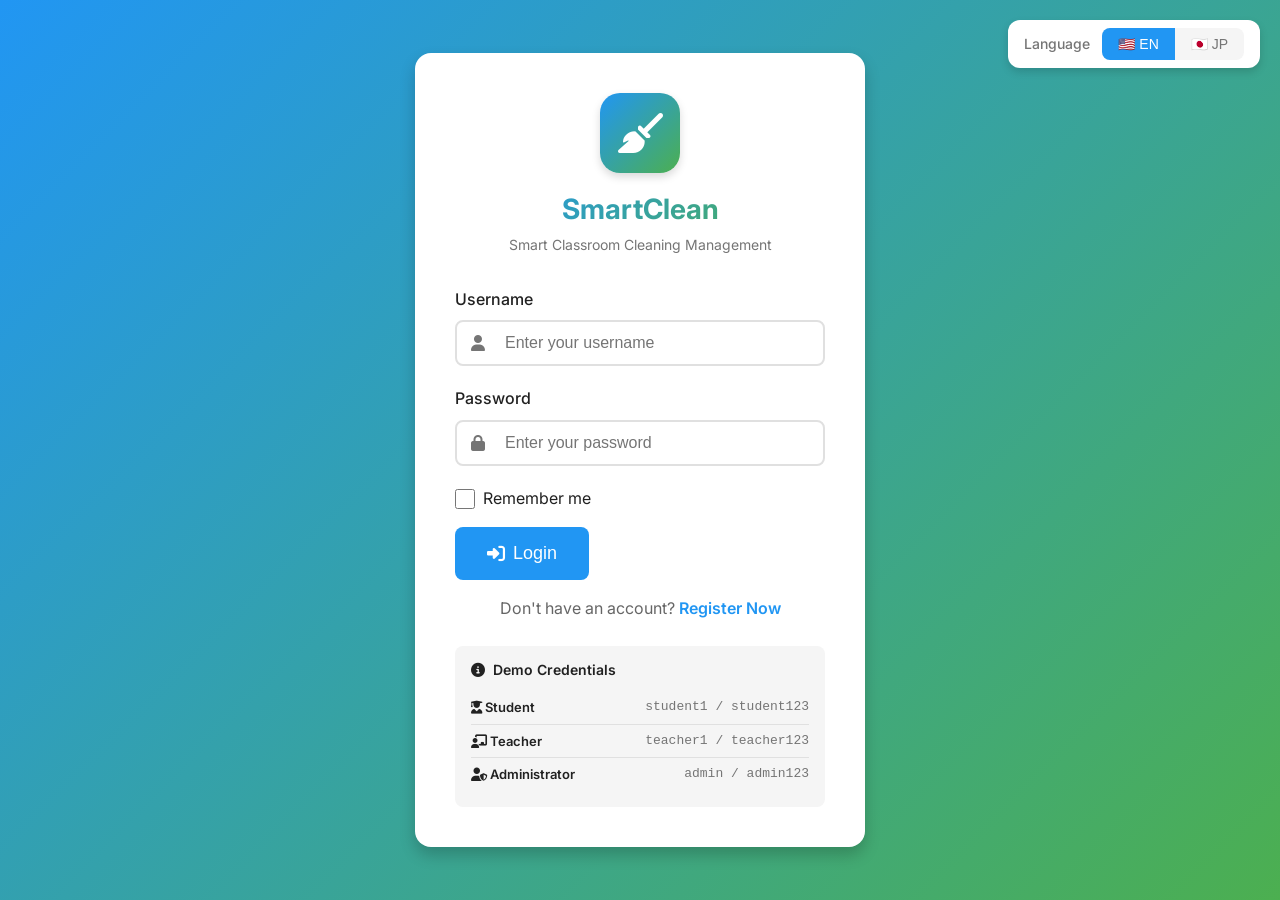
<file: index.html>
<!DOCTYPE html>
<html lang="en">
<head>
    <meta charset="UTF-8">
    <meta name="viewport" content="width=device-width, initial-scale=1.0, maximum-scale=1.0, user-scalable=no">
    <meta name="description" content="SmartClean - Smart Classroom Cleaning Management System">
    <meta name="theme-color" content="#2196F3">
    <link rel="manifest" href="manifest.json">
    <title>SmartClean - Login</title>
    
    <!-- Fonts -->
    <link href="https://fonts.googleapis.com/css2?family=Inter:wght@300;400;500;600;700&display=swap" rel="stylesheet">
    
    <!-- Font Awesome -->
    <link rel="stylesheet" href="https://cdnjs.cloudflare.com/ajax/libs/font-awesome/6.4.0/css/all.min.css">
    
    <!-- Stylesheet -->
    <link rel="stylesheet" href="css/style.css">
    
    <style>
        body {
            display: flex;
            align-items: center;
            justify-content: center;
            min-height: 100vh;
            background: linear-gradient(135deg, #2196F3 0%, #4CAF50 100%);
            padding: 20px;
        }
        
        .login-container {
            background: var(--white);
            border-radius: var(--radius-xl);
            box-shadow: var(--shadow-lg);
            padding: 40px;
            width: 100%;
            max-width: 450px;
            animation: fadeInUp 0.5s ease;
        }
        
        @keyframes fadeInUp {
            from {
                opacity: 0;
                transform: translateY(30px);
            }
            to {
                opacity: 1;
                transform: translateY(0);
            }
        }
        
        .app-icon {
            width: 80px;
            height: 80px;
            margin: 0 auto 20px;
            background: linear-gradient(135deg, #2196F3, #4CAF50);
            border-radius: 20px;
            display: flex;
            align-items: center;
            justify-content: center;
            box-shadow: var(--shadow-md);
        }
        
        .app-icon i {
            font-size: 40px;
            color: var(--white);
        }
        
        .login-header {
            text-align: center;
            margin-bottom: 30px;
        }
        
        .login-title {
            font-size: 28px;
            font-weight: 700;
            margin-bottom: 8px;
            background: linear-gradient(135deg, #2196F3, #4CAF50);
            -webkit-background-clip: text;
            -webkit-text-fill-color: transparent;
            background-clip: text;
        }
        
        .login-tagline {
            font-size: 14px;
            color: var(--text-secondary);
        }
        
        .form-group {
            margin-bottom: 20px;
        }
        
        .input-icon {
            position: relative;
        }
        
        .input-icon i {
            position: absolute;
            left: 16px;
            top: 50%;
            transform: translateY(-50%);
            color: var(--text-secondary);
        }
        
        .input-icon .form-control {
            padding-left: 48px;
        }
        
        .demo-credentials {
            background: var(--light-gray);
            padding: 16px;
            border-radius: var(--radius-md);
            margin-top: 24px;
            font-size: 13px;
        }
        
        .demo-credentials h4 {
            font-size: 14px;
            margin-bottom: 12px;
            display: flex;
            align-items: center;
            gap: 8px;
        }
        
        .demo-item {
            display: flex;
            justify-content: space-between;
            padding: 6px 0;
            border-bottom: 1px solid var(--medium-gray);
        }
        
        .demo-item:last-child {
            border-bottom: none;
        }
        
        .demo-role {
            font-weight: 600;
        }
        
        .demo-creds {
            color: var(--text-secondary);
            font-family: 'Courier New', monospace;
        }
        
        @media (max-width: 768px) {
            .login-container {
                padding: 30px 20px;
            }
            
            .app-icon {
                width: 70px;
                height: 70px;
            }
            
            .app-icon i {
                font-size: 35px;
            }
        }
    </style>
</head>
<body>
    <!-- Language Selector -->
    <div class="language-selector">
        <label data-i18n="language">Language</label>
        <div class="language-toggle">
            <button id="lang-en" class="active" onclick="switchLanguage('en')">
                <span>🇺🇸</span> EN
            </button>
            <button id="lang-ja" onclick="switchLanguage('ja')">
                <span>🇯🇵</span> JP
            </button>
        </div>
    </div>

    <!-- Login Container -->
    <div class="login-container">
        <!-- App Icon -->
        <div class="app-icon">
            <i class="fas fa-broom"></i>
        </div>
        
        <!-- Login Header -->
        <div class="login-header">
            <h1 class="login-title" data-i18n="appName">SmartClean</h1>
            <p class="login-tagline" data-i18n="tagline">Smart Classroom Cleaning Management</p>
        </div>
        
        <!-- Login Form -->
        <form id="loginForm">
            <div class="form-group">
                <label class="form-label" data-i18n="login.username">Username</label>
                <div class="input-icon">
                    <i class="fas fa-user"></i>
                    <input 
                        type="text" 
                        id="username" 
                        class="form-control" 
                        data-i18n-placeholder="login.usernamePlaceholder"
                        placeholder="Enter your username"
                        required
                        autocomplete="username"
                    >
                </div>
            </div>
            
            <div class="form-group">
                <label class="form-label" data-i18n="login.password">Password</label>
                <div class="input-icon">
                    <i class="fas fa-lock"></i>
                    <input 
                        type="password" 
                        id="password" 
                        class="form-control" 
                        data-i18n-placeholder="login.passwordPlaceholder"
                        placeholder="Enter your password"
                        required
                        autocomplete="current-password"
                    >
                </div>
            </div>
            
            <div class="form-check">
                <input type="checkbox" id="remember" name="remember">
                <label for="remember" data-i18n="login.rememberMe">Remember me</label>
            </div>
            
            <button type="submit" class="btn btn-primary btn-lg">
                <i class="fas fa-sign-in-alt"></i>
                <span data-i18n="login.loginButton">Login</span>
            </button>
            
            <div style="text-align: center; margin-top: 16px;">
                <p style="color: #666;">
                    <span data-i18n="login.noAccount">Don't have an account?</span>
                    <a href="register.html" style="color: #2196F3; text-decoration: none; font-weight: 600;">
                        <span data-i18n="login.registerNow">Register Now</span>
                    </a>
                </p>
            </div>
        </form>
        
        <!-- Demo Credentials -->
        <div class="demo-credentials">
            <h4>
                <i class="fas fa-info-circle"></i>
                <span data-i18n="login.demoCredentials">Demo Credentials</span>
            </h4>
            <div class="demo-item">
                <span class="demo-role">
                    <i class="fas fa-user-graduate"></i>
                    <span data-i18n="login.student">Student</span>
                </span>
                <span class="demo-creds">student1 / student123</span>
            </div>
            <div class="demo-item">
                <span class="demo-role">
                    <i class="fas fa-chalkboard-teacher"></i>
                    <span data-i18n="login.teacher">Teacher</span>
                </span>
                <span class="demo-creds">teacher1 / teacher123</span>
            </div>
            <div class="demo-item">
                <span class="demo-role">
                    <i class="fas fa-user-shield"></i>
                    <span data-i18n="login.admin">Administrator</span>
                </span>
                <span class="demo-creds">admin / admin123</span>
            </div>
        </div>
    </div>

    <!-- Scripts -->
    <script src="js/api-client.js"></script>
    <script src="js/translations.js"></script>
    <script src="js/utils.js"></script>
    
    <script>
        // Language Switcher
        function switchLanguage(lang) {
            langManager.setLanguage(lang);
            
            // Update button states
            document.querySelectorAll('.language-toggle button').forEach(btn => {
                btn.classList.remove('active');
            });
            document.getElementById('lang-' + lang).classList.add('active');
            
            // Update all translations
            updatePageTranslations();
        }
        
        // Initialize language on load
        document.addEventListener('DOMContentLoaded', () => {
            const currentLang = langManager.getLanguage();
            document.querySelectorAll('.language-toggle button').forEach(btn => {
                btn.classList.remove('active');
            });
            document.getElementById('lang-' + currentLang).classList.add('active');
        });
        
        // Login Form Handler - Cloudflare D1 Authentication
        document.getElementById('loginForm').addEventListener('submit', async (e) => {
            e.preventDefault();
            
            const username = document.getElementById('username').value.trim();
            const password = document.getElementById('password').value.trim();
            
            if (!username || !password) {
                showToast(t('login.requiredFields'), 'error');
                return;
            }
            
            showLoading();
            
            try {
                // Authenticate via Cloudflare Worker API
                const response = await apiClient.login({
                    username: username,
                    password: password
                });
                
                if (response.success && response.user) {
                    // Save user session locally
                    setCurrentUser(response.user);
                    showToast(t('login.loginSuccess'), 'success');
                    
                    // Redirect based on role
                    setTimeout(() => {
                        switch (response.user.role) {
                            case 'student':
                                window.location.href = 'student-dashboard.html';
                                break;
                            case 'teacher':
                                window.location.href = 'teacher-dashboard.html';
                                break;
                            case 'admin':
                                window.location.href = 'admin-dashboard.html';
                                break;
                            default:
                                window.location.href = 'student-dashboard.html';
                        }
                    }, 500);
                } else {
                    showToast(t('login.loginError'), 'error');
                }
            } catch (error) {
                console.error('Login error:', error);
                
                // Handle specific error messages
                if (error.message.includes('Invalid credentials')) {
                    showToast(t('login.loginError') || 'Invalid username or password', 'error');
                } else if (error.message.includes('timeout')) {
                    showToast('Connection timeout. Please check your internet connection.', 'error');
                } else if (error.message.includes('Unauthorized')) {
                    showToast('Account not authorized. Please contact administrator.', 'error');
                } else {
                    showToast(t('messages.error') || 'Login failed. Please try again.', 'error');
                }
            } finally {
                hideLoading();
            }
        });
    </script>
</body>
</html>
</file>
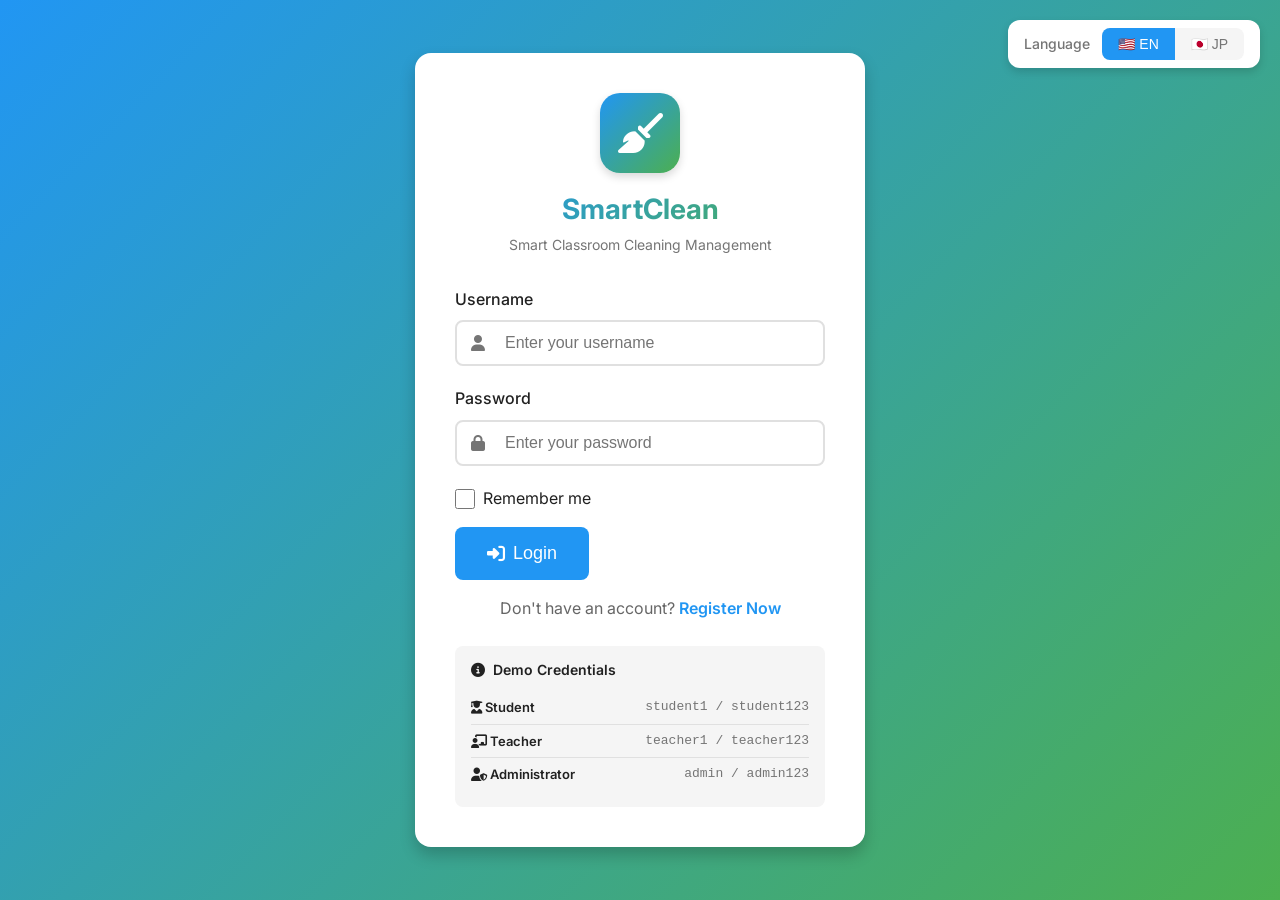
<file: cleaning-form.html>
<!DOCTYPE html>
<html lang="en">
<head>
    <meta charset="UTF-8">
    <meta name="viewport" content="width=device-width, initial-scale=1.0">
    <title>SmartClean - Cleaning Form</title>
    <link href="https://fonts.googleapis.com/css2?family=Inter:wght@300;400;500;600;700&display=swap" rel="stylesheet">
    <link rel="stylesheet" href="https://cdnjs.cloudflare.com/ajax/libs/font-awesome/6.4.0/css/all.min.css">
    <link rel="stylesheet" href="css/style.css">
    <style>
        body { padding: 20px 20px 80px; background: var(--bg-light); }
        .photo-preview { display: grid; grid-template-columns: repeat(auto-fill, minmax(150px, 1fr)); gap: 12px; margin-top: 12px; }
        .photo-item { position: relative; border-radius: var(--radius-md); overflow: hidden; }
        .photo-item img { width: 100%; height: 150px; object-fit: cover; }
        .photo-remove { position: absolute; top: 8px; right: 8px; background: var(--error); color: white; border: none; width: 28px; height: 28px; border-radius: 50%; cursor: pointer; }
        .form-section { background: var(--white); padding: 20px; border-radius: var(--radius-md); box-shadow: var(--shadow-sm); margin-bottom: 16px; }
    </style>
</head>
<body>
    <div class="language-selector">
        <label data-i18n="language">Language</label>
        <div class="language-toggle">
            <button id="lang-en" class="active" onclick="switchLanguage('en')">🇺🇸 EN</button>
            <button id="lang-ja" onclick="switchLanguage('ja')">🇯🇵 JP</button>
        </div>
    </div>

    <div class="container">
        <h1><i class="fas fa-clipboard-check"></i> <span data-i18n="cleaning.title">Classroom Cleaning Submission</span></h1>
        
        <form id="cleaningForm">
            <div class="form-section">
                <h3 data-i18n="cleaning.studentInfo">Student Information</h3>
                <div class="form-group">
                    <label class="form-label" data-i18n="cleaning.selectClassroom">Select Classroom</label>
                    <select id="classroomSelect" class="form-control" required>
                        <option value="">-- Select Classroom --</option>
                    </select>
                </div>
                <div class="form-group">
                    <label class="form-label" data-i18n="cleaning.studentName">Student Name</label>
                    <input type="text" id="studentName" class="form-control" readonly>
                </div>
                <div class="form-group">
                    <label class="form-label" data-i18n="cleaning.date">Date</label>
                    <input type="text" id="date" class="form-control" readonly>
                </div>
            </div>

            <div class="form-section">
                <h3 data-i18n="cleaning.checklist">Cleaning Checklist</h3>
                <p data-i18n="cleaning.checklistInstructions">Check all completed cleaning tasks</p>
                <div class="form-check"><input type="checkbox" id="floor" name="floor"><label for="floor" data-i18n="cleaning.tasks.floor">Floor swept and mopped</label></div>
                <div class="form-check"><input type="checkbox" id="desks" name="desks"><label for="desks" data-i18n="cleaning.tasks.desks">Desks and chairs cleaned</label></div>
                <div class="form-check"><input type="checkbox" id="blackboard" name="blackboard"><label for="blackboard" data-i18n="cleaning.tasks.blackboard">Blackboard cleaned</label></div>
                <div class="form-check"><input type="checkbox" id="windows" name="windows"><label for="windows" data-i18n="cleaning.tasks.windows">Windows cleaned</label></div>
                <div class="form-check"><input type="checkbox" id="trash" name="trash"><label for="trash" data-i18n="cleaning.tasks.trash">Trash emptied</label></div>
                <div class="form-check"><input type="checkbox" id="organize" name="organize"><label for="organize" data-i18n="cleaning.tasks.organize">Items organized</label></div>
                <div class="form-check"><input type="checkbox" id="air" name="air"><label for="air" data-i18n="cleaning.tasks.air">Room ventilated</label></div>
            </div>

            <div class="form-section">
                <h3 data-i18n="cleaning.photos">Evidence Photos</h3>
                <p data-i18n="cleaning.photosInstructions">Upload photos of the cleaned classroom (minimum 2 photos)</p>
                <input type="file" id="photoInput" accept="image/*" multiple style="display: none;" onchange="handlePhotoUpload(event)">
                <button type="button" class="btn btn-outline" onclick="document.getElementById('photoInput').click()">
                    <i class="fas fa-camera"></i> <span data-i18n="cleaning.uploadPhotos">Upload Photos</span>
                </button>
                <div id="photoPreview" class="photo-preview"></div>
            </div>

            <div class="form-section">
                <h3 data-i18n="cleaning.additionalNotes">Additional Notes</h3>
                <textarea id="notes" class="form-control" data-i18n-placeholder="cleaning.notesPlaceholder" rows="4"></textarea>
            </div>

            <button type="submit" class="btn btn-success btn-lg">
                <i class="fas fa-paper-plane"></i> <span data-i18n="cleaning.submitForm">Submit Cleaning Report</span>
            </button>
        </form>
    </div>

    <div class="bottom-nav">
        <a href="student-dashboard.html" class="nav-item"><i class="fas fa-home"></i><span data-i18n="nav.home">Home</span></a>
        <a href="cleaning-form.html" class="nav-item active"><i class="fas fa-plus-circle"></i><span data-i18n="student.submitCleaning">Submit</span></a>
        <a href="#" class="nav-item" onclick="logout()"><i class="fas fa-sign-out-alt"></i><span data-i18n="nav.logout">Logout</span></a>
    </div>

    <script src="js/api-client.js"></script>
    <script src="js/translations.js"></script>
    <script src="js/utils.js"></script>
    <script>
        const user = checkAuth();
        let uploadedPhotos = [];

        document.getElementById('studentName').value = user.name || user.full_name;
        document.getElementById('date').value = formatDate(Date.now(), 'date');

        function switchLanguage(lang) {
            langManager.setLanguage(lang);
            document.querySelectorAll('.language-toggle button').forEach(btn => btn.classList.remove('active'));
            document.getElementById('lang-' + lang).classList.add('active');
            updatePageTranslations();
        }

        document.addEventListener('DOMContentLoaded', () => {
            const currentLang = langManager.getLanguage();
            document.querySelectorAll('.language-toggle button').forEach(btn => btn.classList.remove('active'));
            document.getElementById('lang-' + currentLang).classList.add('active');
            loadClassrooms();
        });

        // Load classrooms from API
        async function loadClassrooms() {
            try {
                const response = await fetch('tables/classrooms?limit=100');
                const data = await response.json();
                
                const select = document.getElementById('classroomSelect');
                select.innerHTML = '<option value="">-- Select Classroom --</option>';
                
                if (data.data && data.data.length > 0) {
                    data.data.forEach(classroom => {
                        const option = document.createElement('option');
                        option.value = classroom.id;
                        option.textContent = `${classroom.room_number} - ${classroom.building || ''} ${classroom.floor || ''}`;
                        option.dataset.roomNumber = classroom.room_number;
                        select.appendChild(option);
                    });
                }
            } catch (error) {
                console.error('Load classrooms error:', error);
                showToast(t('messages.error'), 'error');
            }
        }

        async function handlePhotoUpload(event) {
            const files = Array.from(event.target.files);
            if (files.length === 0) return;

            showLoading();
            try {
                const compressed = await handleFileUpload(files);
                uploadedPhotos = [...uploadedPhotos, ...compressed];
                displayPhotos();
                showToast(t('messages.uploadSuccess'), 'success');
            } catch (error) {
                showToast(t('messages.error'), 'error');
            } finally {
                hideLoading();
                event.target.value = '';
            }
        }

        function displayPhotos() {
            const container = document.getElementById('photoPreview');
            container.innerHTML = uploadedPhotos.map((photo, idx) => `
                <div class="photo-item">
                    <img src="${photo.dataUrl}" alt="Photo ${idx + 1}">
                    <button type="button" class="photo-remove" onclick="removePhoto(${idx})">
                        <i class="fas fa-times"></i>
                    </button>
                </div>
            `).join('');
        }

        function removePhoto(index) {
            uploadedPhotos.splice(index, 1);
            displayPhotos();
        }

        document.getElementById('cleaningForm').addEventListener('submit', async (e) => {
            e.preventDefault();

            const classroomSelect = document.getElementById('classroomSelect');
            const selectedOption = classroomSelect.options[classroomSelect.selectedIndex];
            
            if (!classroomSelect.value) {
                showToast(t('cleaning.selectClassroomError') || 'Please select a classroom', 'error');
                return;
            }

            if (uploadedPhotos.length < 2) {
                showToast(t('cleaning.validationError') || 'Please upload at least 2 photos', 'error');
                return;
            }

            const formData = {
                classroom_id: classroomSelect.value,
                classroom_number: selectedOption.dataset.roomNumber,
                student_id: user.id,
                student_name: user.name || user.full_name,
                submission_date: Date.now(),
                checklist_floor: document.getElementById('floor').checked,
                checklist_desks: document.getElementById('desks').checked,
                checklist_blackboard: document.getElementById('blackboard').checked,
                checklist_windows: document.getElementById('windows').checked,
                checklist_trash: document.getElementById('trash').checked,
                checklist_organize: document.getElementById('organize').checked,
                checklist_air: document.getElementById('air').checked,
                photos: uploadedPhotos.map(p => p.dataUrl),
                notes: document.getElementById('notes').value,
                status: 'pending',
                score: null,
                teacher_feedback: '',
                reviewed_by: null,
                reviewed_at: null
            };

            showLoading();
            try {
                await fetch('tables/cleaning_submissions', {
                    method: 'POST',
                    headers: {'Content-Type': 'application/json'},
                    body: JSON.stringify(formData)
                });

                showToast(t('cleaning.success') || 'Submission successful!', 'success');
                setTimeout(() => window.location.href = 'student-dashboard.html', 1000);
            } catch (error) {
                console.error('Submit error:', error);
                showToast(t('cleaning.error') || 'Submission failed. Please try again.', 'error');
            } finally {
                hideLoading();
            }
        });
    </script>
</body>
</html>
</file>
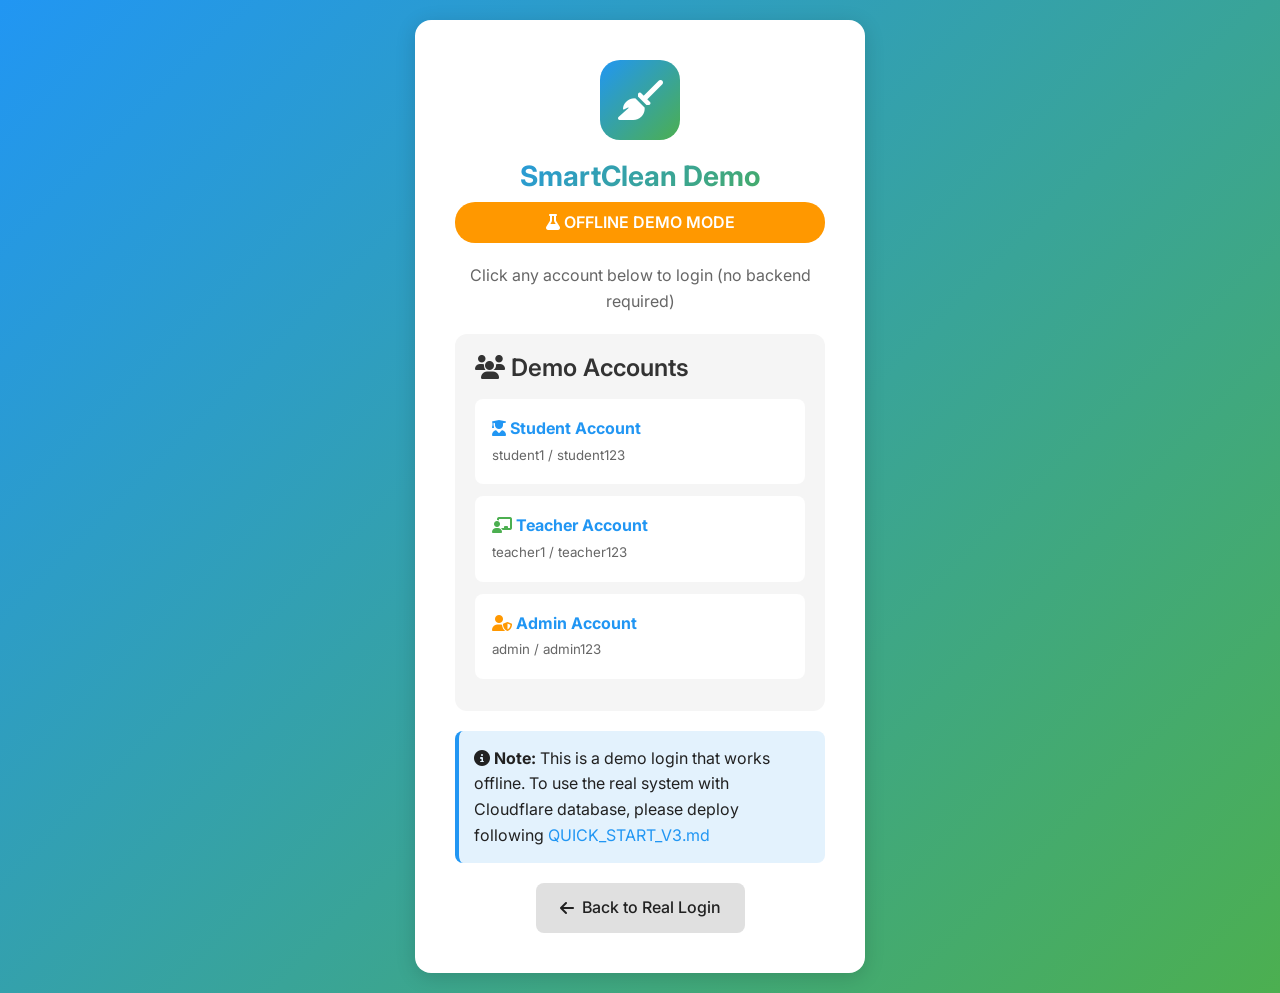
<file: demo-login.html>
<!DOCTYPE html>
<html lang="en">
<head>
    <meta charset="UTF-8">
    <meta name="viewport" content="width=device-width, initial-scale=1.0">
    <title>SmartClean - Demo Login (Offline)</title>
    <link href="https://fonts.googleapis.com/css2?family=Inter:wght@300;400;500;600;700&display=swap" rel="stylesheet">
    <link rel="stylesheet" href="https://cdnjs.cloudflare.com/ajax/libs/font-awesome/6.4.0/css/all.min.css">
    <link rel="stylesheet" href="css/style.css">
    <style>
        body {
            display: flex;
            align-items: center;
            justify-content: center;
            min-height: 100vh;
            background: linear-gradient(135deg, #2196F3 0%, #4CAF50 100%);
            padding: 20px;
        }
        .login-container {
            background: var(--white);
            border-radius: 16px;
            box-shadow: 0 4px 20px rgba(0,0,0,0.15);
            padding: 40px;
            width: 100%;
            max-width: 450px;
        }
        .app-icon {
            width: 80px;
            height: 80px;
            margin: 0 auto 20px;
            background: linear-gradient(135deg, #2196F3, #4CAF50);
            border-radius: 20px;
            display: flex;
            align-items: center;
            justify-content: center;
        }
        .app-icon i { font-size: 40px; color: white; }
        .login-title {
            text-align: center;
            font-size: 28px;
            font-weight: 700;
            margin-bottom: 8px;
            background: linear-gradient(135deg, #2196F3, #4CAF50);
            -webkit-background-clip: text;
            -webkit-text-fill-color: transparent;
        }
        .demo-badge {
            background: #FF9800;
            color: white;
            padding: 8px 16px;
            border-radius: 20px;
            text-align: center;
            margin-bottom: 20px;
            font-weight: 600;
        }
        .demo-accounts {
            background: #f5f5f5;
            border-radius: 12px;
            padding: 20px;
            margin: 20px 0;
        }
        .demo-account {
            background: white;
            padding: 15px;
            border-radius: 8px;
            margin-bottom: 12px;
            cursor: pointer;
            border: 2px solid transparent;
            transition: all 0.3s;
        }
        .demo-account:hover {
            border-color: #2196F3;
            transform: translateY(-2px);
        }
        .demo-account strong { color: #2196F3; }
        .info-box {
            background: #E3F2FD;
            border-left: 4px solid #2196F3;
            padding: 15px;
            border-radius: 8px;
            margin-top: 20px;
        }
    </style>
</head>
<body>
    <div class="login-container">
        <div class="app-icon">
            <i class="fas fa-broom"></i>
        </div>
        <h1 class="login-title">SmartClean Demo</h1>
        <div class="demo-badge">
            <i class="fas fa-flask"></i> OFFLINE DEMO MODE
        </div>
        
        <p style="text-align: center; color: #666; margin-bottom: 20px;">
            Click any account below to login (no backend required)
        </p>

        <div class="demo-accounts">
            <h3 style="margin-top: 0; color: #333;">
                <i class="fas fa-users"></i> Demo Accounts
            </h3>
            
            <div class="demo-account" onclick="quickLogin('student')">
                <i class="fas fa-user-graduate" style="color: #2196F3;"></i>
                <strong>Student Account</strong><br>
                <small style="color: #666;">student1 / student123</small>
            </div>
            
            <div class="demo-account" onclick="quickLogin('teacher')">
                <i class="fas fa-chalkboard-teacher" style="color: #4CAF50;"></i>
                <strong>Teacher Account</strong><br>
                <small style="color: #666;">teacher1 / teacher123</small>
            </div>
            
            <div class="demo-account" onclick="quickLogin('admin')">
                <i class="fas fa-user-shield" style="color: #FF9800;"></i>
                <strong>Admin Account</strong><br>
                <small style="color: #666;">admin / admin123</small>
            </div>
        </div>

        <div class="info-box">
            <strong><i class="fas fa-info-circle"></i> Note:</strong> This is a demo login that works offline. 
            To use the real system with Cloudflare database, please deploy following 
            <a href="QUICK_START_V3.md" style="color: #2196F3;">QUICK_START_V3.md</a>
        </div>

        <div style="text-align: center; margin-top: 20px;">
            <a href="index.html" class="btn btn-secondary">
                <i class="fas fa-arrow-left"></i> Back to Real Login
            </a>
        </div>
    </div>

    <script src="js/translations.js"></script>
    <script src="js/utils.js"></script>
    <script>
        // Demo user data (stored in memory)
        const demoUsers = {
            student: {
                id: 'demo-student-1',
                username: 'student1',
                name: 'Demo Student',
                full_name: 'Demo Student',
                role: 'student',
                email: 'student@demo.com',
                classroom_id: 'demo-classroom-1'
            },
            teacher: {
                id: 'demo-teacher-1',
                username: 'teacher1',
                name: 'Demo Teacher',
                full_name: 'Demo Teacher',
                role: 'teacher',
                email: 'teacher@demo.com'
            },
            admin: {
                id: 'demo-admin-1',
                username: 'admin',
                name: 'Demo Admin',
                full_name: 'Demo Administrator',
                role: 'admin',
                email: 'admin@demo.com'
            }
        };

        // Demo classrooms
        const demoClassrooms = [
            {
                id: 'demo-classroom-1',
                room_number: '3-A',
                building: 'Main Building',
                floor: '3rd Floor',
                capacity: 40,
                created_at: Date.now()
            },
            {
                id: 'demo-classroom-2',
                room_number: '2-B',
                building: 'Main Building',
                floor: '2nd Floor',
                capacity: 35,
                created_at: Date.now()
            },
            {
                id: 'demo-classroom-3',
                room_number: '4-C',
                building: 'Science Building',
                floor: '4th Floor',
                capacity: 30,
                created_at: Date.now()
            }
        ];

        // Demo submissions
        const demoSubmissions = [
            {
                id: 'demo-sub-1',
                classroom_id: 'demo-classroom-1',
                classroom_number: '3-A',
                student_id: 'demo-student-1',
                student_name: 'Demo Student',
                submission_date: Date.now() - 86400000,
                status: 'approved',
                score: 95,
                teacher_feedback: 'Excellent work!',
                created_at: Date.now() - 86400000
            },
            {
                id: 'demo-sub-2',
                classroom_id: 'demo-classroom-2',
                classroom_number: '2-B',
                student_id: 'demo-student-1',
                student_name: 'Demo Student',
                submission_date: Date.now() - 172800000,
                status: 'pending',
                created_at: Date.now() - 172800000
            }
        ];

        // Initialize demo data in localStorage
        function initDemoData() {
            if (!localStorage.getItem('demo_mode')) {
                localStorage.setItem('demo_mode', 'true');
                localStorage.setItem('demo_classrooms', JSON.stringify(demoClassrooms));
                localStorage.setItem('demo_submissions', JSON.stringify(demoSubmissions));
            }
        }

        // Quick login function
        function quickLogin(role) {
            const user = demoUsers[role];
            
            if (!user) {
                alert('Invalid role');
                return;
            }

            // Initialize demo data
            initDemoData();

            // Save user to localStorage
            setCurrentUser(user);
            
            // Show success message
            showToast(`Logged in as ${user.name} (${role})`, 'success');
            
            // Redirect based on role
            setTimeout(() => {
                switch (role) {
                    case 'student':
                        window.location.href = 'student-dashboard.html';
                        break;
                    case 'teacher':
                        window.location.href = 'teacher-dashboard.html';
                        break;
                    case 'admin':
                        window.location.href = 'admin-dashboard.html';
                        break;
                }
            }, 500);
        }

        // Override fetch for demo mode
        const originalFetch = window.fetch;
        window.fetch = function(url, options) {
            // Check if in demo mode
            if (localStorage.getItem('demo_mode') === 'true') {
                
                // Handle classrooms API
                if (url.includes('tables/classrooms') || url.includes('api/classrooms')) {
                    return Promise.resolve({
                        ok: true,
                        json: () => Promise.resolve({
                            data: JSON.parse(localStorage.getItem('demo_classrooms') || '[]'),
                            total: 3
                        })
                    });
                }
                
                // Handle submissions API
                if (url.includes('tables/cleaning_submissions') || url.includes('api/submissions')) {
                    const method = options?.method || 'GET';
                    
                    if (method === 'POST') {
                        // Create new submission
                        const submissions = JSON.parse(localStorage.getItem('demo_submissions') || '[]');
                        const newSubmission = JSON.parse(options.body);
                        newSubmission.id = 'demo-sub-' + Date.now();
                        newSubmission.created_at = Date.now();
                        submissions.push(newSubmission);
                        localStorage.setItem('demo_submissions', JSON.stringify(submissions));
                        
                        return Promise.resolve({
                            ok: true,
                            json: () => Promise.resolve({ success: true, data: newSubmission })
                        });
                    }
                    
                    // Get submissions
                    return Promise.resolve({
                        ok: true,
                        json: () => Promise.resolve({
                            data: JSON.parse(localStorage.getItem('demo_submissions') || '[]'),
                            total: 2
                        })
                    });
                }
            }
            
            // Fall back to real fetch for non-demo requests
            return originalFetch(url, options);
        };
    </script>
</body>
</html>
</file>
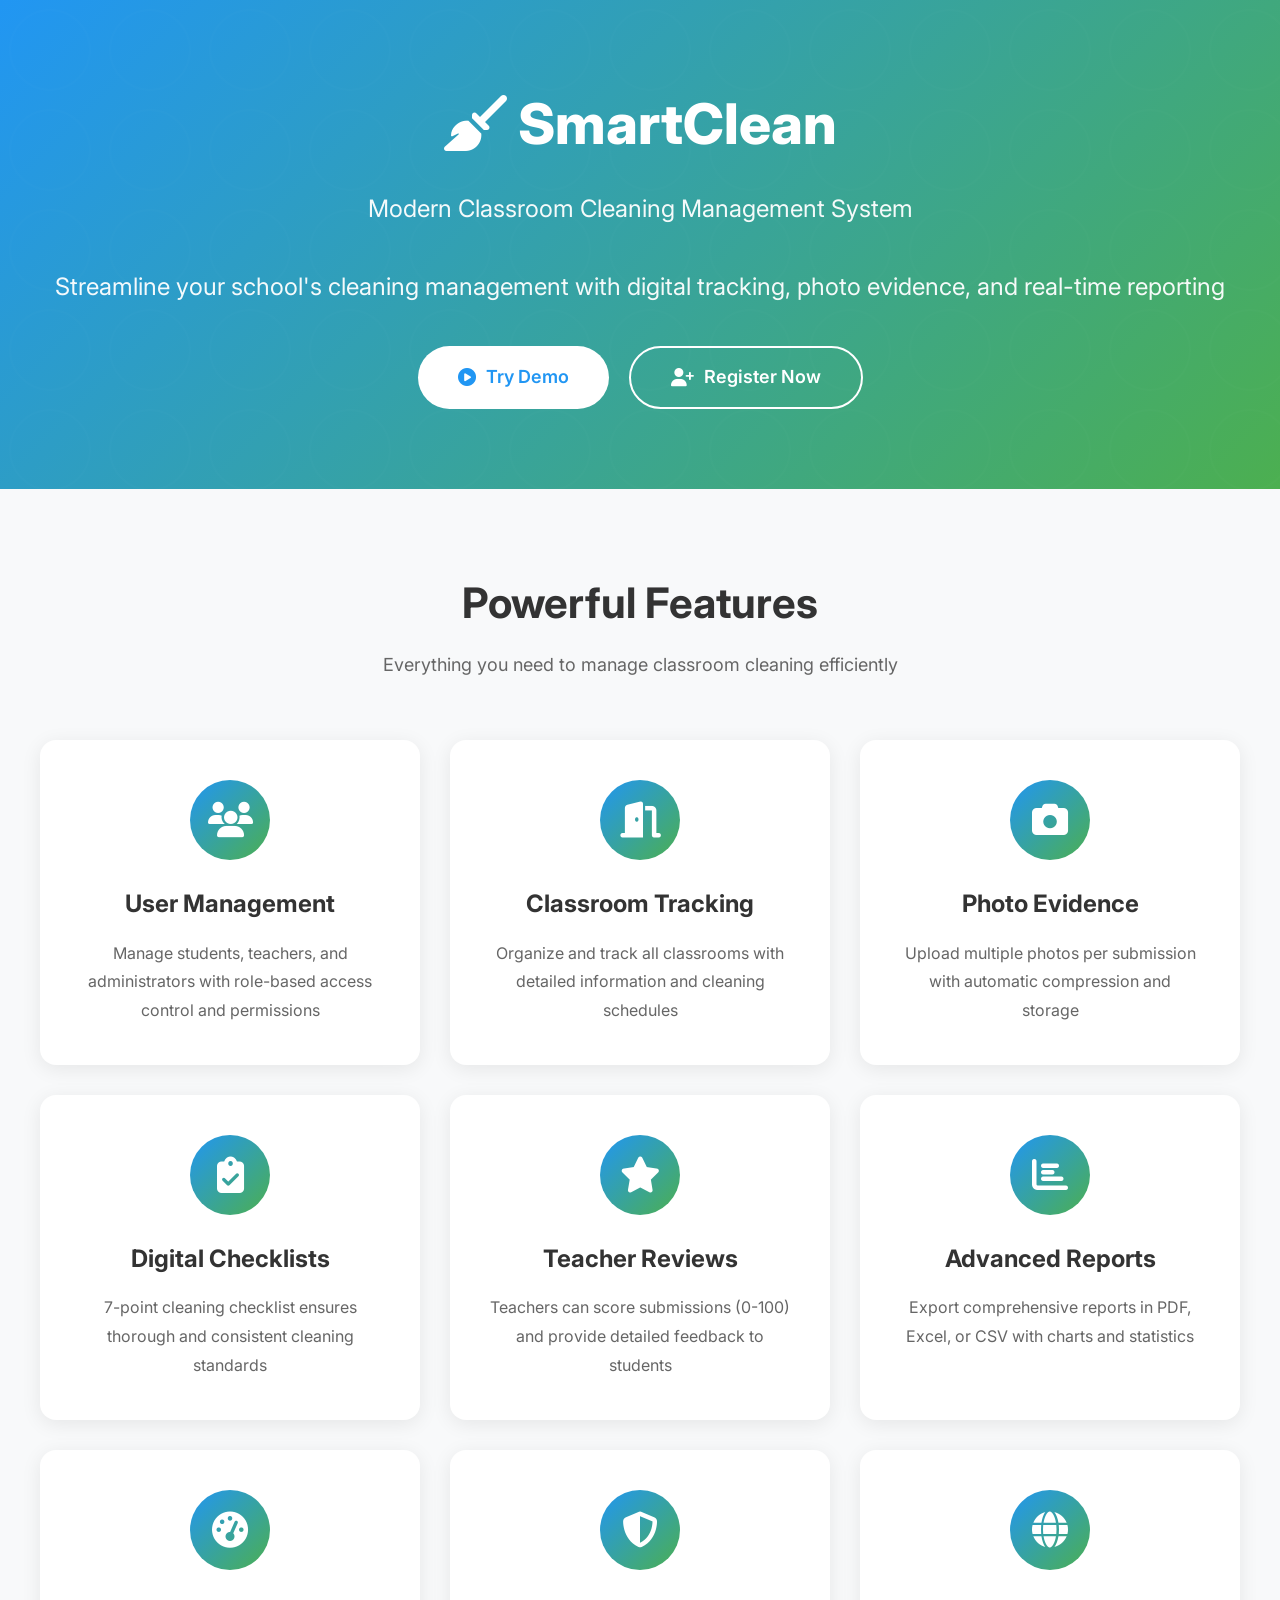
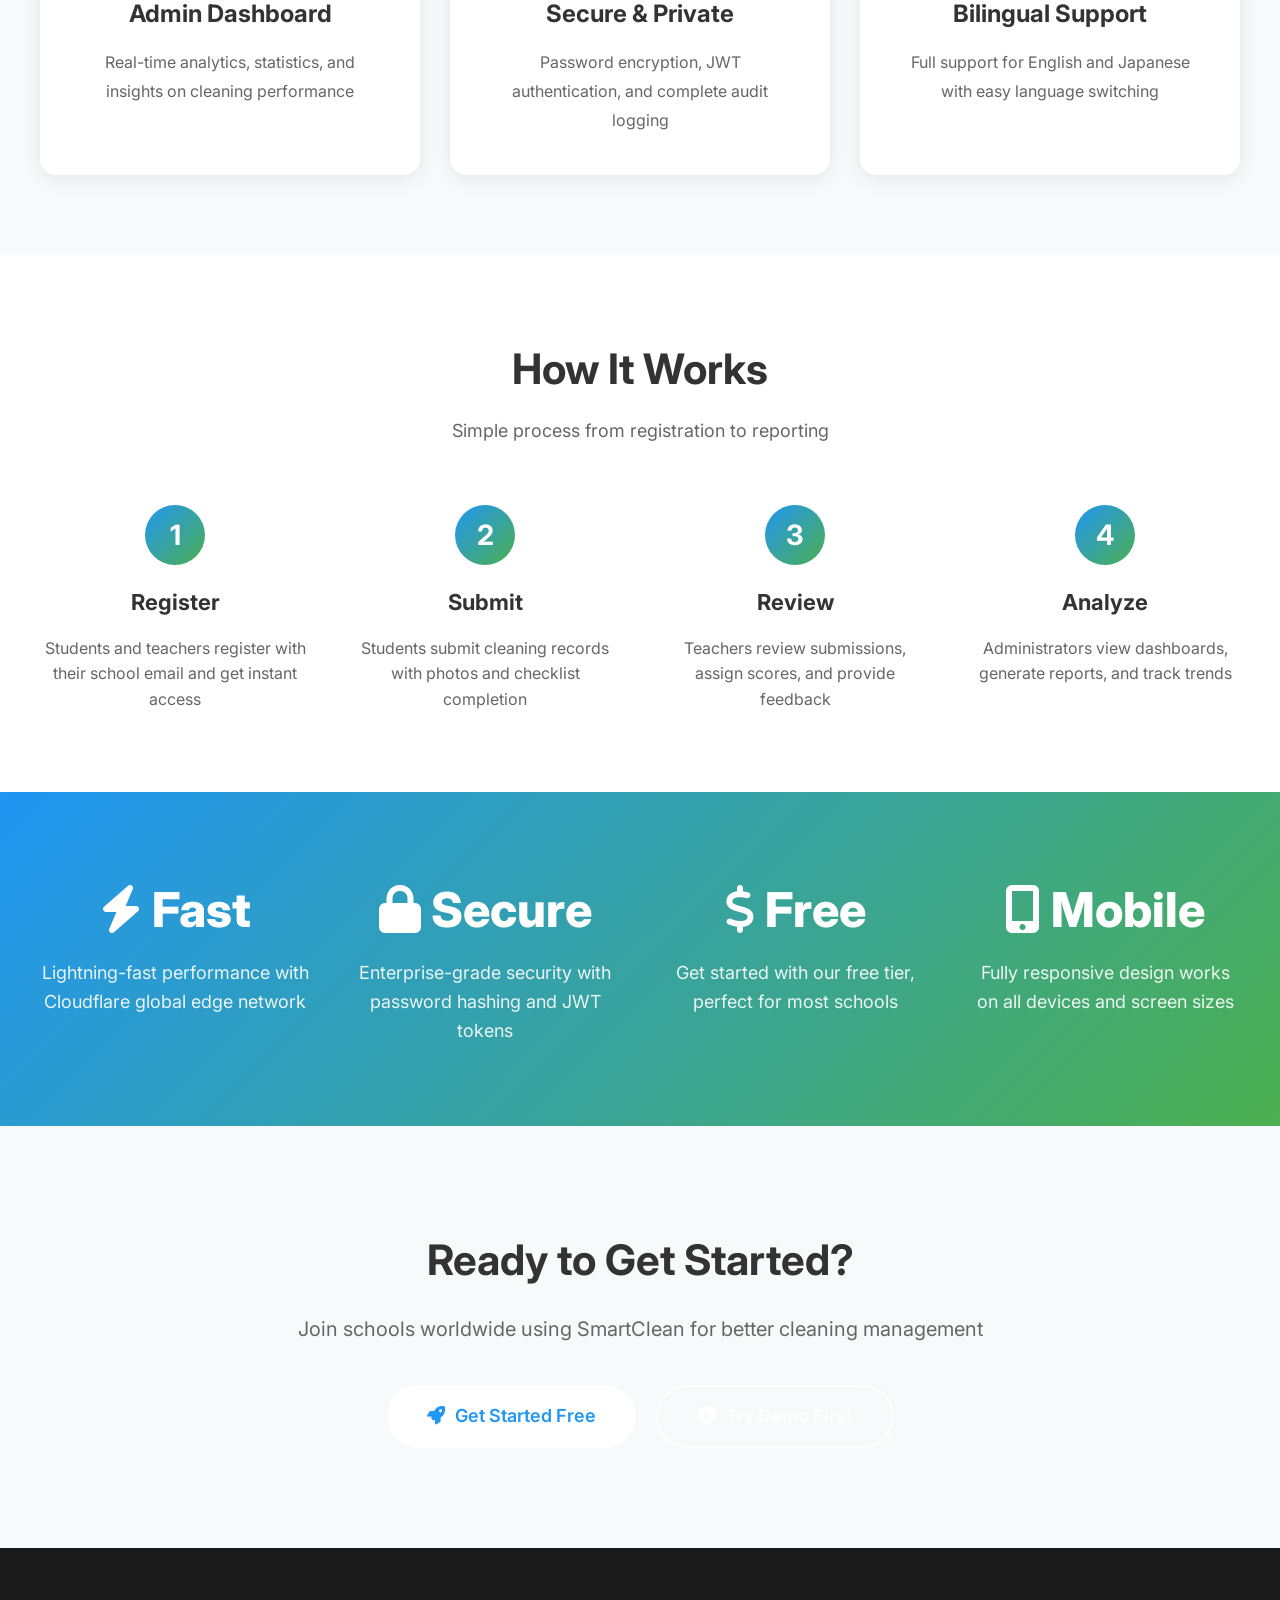
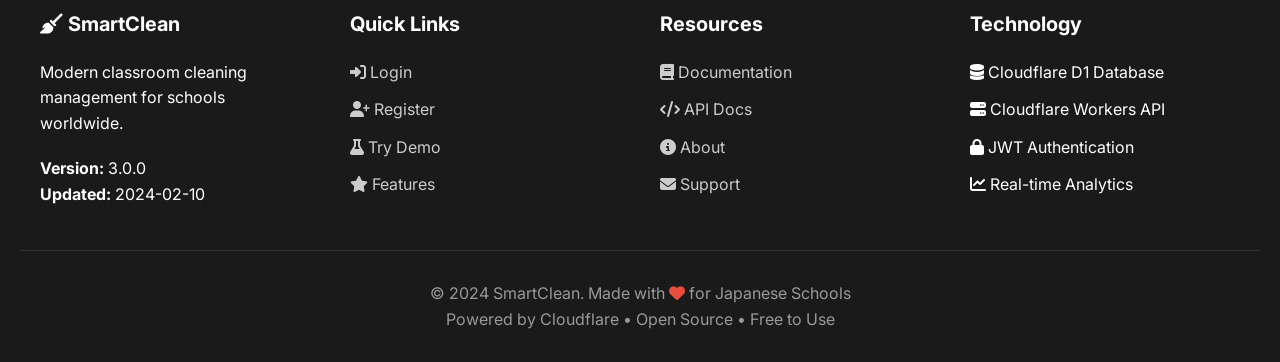
<file: home.html>
<!DOCTYPE html>
<html lang="en">
<head>
    <meta charset="UTF-8">
    <meta name="viewport" content="width=device-width, initial-scale=1.0">
    <meta name="description" content="SmartClean - Modern Classroom Cleaning Management System for Schools">
    <meta name="keywords" content="classroom cleaning, school management, cleaning tracking, education">
    <title>SmartClean - Smart Classroom Cleaning Management</title>
    
    <!-- Fonts -->
    <link href="https://fonts.googleapis.com/css2?family=Inter:wght@300;400;500;600;700;800&display=swap" rel="stylesheet">
    
    <!-- Font Awesome -->
    <link rel="stylesheet" href="https://cdnjs.cloudflare.com/ajax/libs/font-awesome/6.4.0/css/all.min.css">
    
    <style>
        * {
            margin: 0;
            padding: 0;
            box-sizing: border-box;
        }
        
        body {
            font-family: 'Inter', sans-serif;
            line-height: 1.6;
            color: #333;
            overflow-x: hidden;
        }
        
        /* Hero Section */
        .hero {
            background: linear-gradient(135deg, #2196F3 0%, #4CAF50 100%);
            color: white;
            padding: 80px 20px;
            text-align: center;
            position: relative;
            overflow: hidden;
        }
        
        .hero::before {
            content: '';
            position: absolute;
            top: 0;
            left: 0;
            right: 0;
            bottom: 0;
            background: url('data:image/svg+xml,<svg width="100" height="100" xmlns="http://www.w3.org/2000/svg"><rect width="100" height="100" fill="none"/><circle cx="50" cy="50" r="40" stroke="rgba(255,255,255,0.1)" stroke-width="2" fill="none"/></svg>');
            opacity: 0.1;
        }
        
        .hero-content {
            max-width: 1200px;
            margin: 0 auto;
            position: relative;
            z-index: 1;
        }
        
        .hero h1 {
            font-size: 56px;
            font-weight: 800;
            margin-bottom: 20px;
            animation: fadeInUp 0.8s ease;
        }
        
        .hero p {
            font-size: 24px;
            margin-bottom: 40px;
            opacity: 0.95;
            animation: fadeInUp 0.8s ease 0.2s backwards;
        }
        
        .cta-buttons {
            display: flex;
            gap: 20px;
            justify-content: center;
            flex-wrap: wrap;
            animation: fadeInUp 0.8s ease 0.4s backwards;
        }
        
        .btn {
            padding: 15px 40px;
            font-size: 18px;
            font-weight: 600;
            border: none;
            border-radius: 50px;
            cursor: pointer;
            transition: all 0.3s;
            text-decoration: none;
            display: inline-flex;
            align-items: center;
            gap: 10px;
        }
        
        .btn-primary {
            background: white;
            color: #2196F3;
        }
        
        .btn-primary:hover {
            transform: translateY(-3px);
            box-shadow: 0 10px 30px rgba(0,0,0,0.2);
        }
        
        .btn-secondary {
            background: transparent;
            color: white;
            border: 2px solid white;
        }
        
        .btn-secondary:hover {
            background: white;
            color: #2196F3;
        }
        
        /* Features Section */
        .features {
            padding: 80px 20px;
            background: #f8f9fa;
        }
        
        .container {
            max-width: 1200px;
            margin: 0 auto;
        }
        
        .section-title {
            text-align: center;
            margin-bottom: 60px;
        }
        
        .section-title h2 {
            font-size: 42px;
            font-weight: 700;
            margin-bottom: 15px;
            color: #333;
        }
        
        .section-title p {
            font-size: 18px;
            color: #666;
        }
        
        .features-grid {
            display: grid;
            grid-template-columns: repeat(auto-fit, minmax(300px, 1fr));
            gap: 30px;
        }
        
        .feature-card {
            background: white;
            padding: 40px;
            border-radius: 16px;
            box-shadow: 0 4px 20px rgba(0,0,0,0.08);
            transition: all 0.3s;
            text-align: center;
        }
        
        .feature-card:hover {
            transform: translateY(-10px);
            box-shadow: 0 10px 40px rgba(0,0,0,0.15);
        }
        
        .feature-icon {
            width: 80px;
            height: 80px;
            margin: 0 auto 25px;
            background: linear-gradient(135deg, #2196F3, #4CAF50);
            border-radius: 50%;
            display: flex;
            align-items: center;
            justify-content: center;
            font-size: 36px;
            color: white;
        }
        
        .feature-card h3 {
            font-size: 24px;
            margin-bottom: 15px;
            color: #333;
        }
        
        .feature-card p {
            color: #666;
            line-height: 1.8;
        }
        
        /* How It Works Section */
        .how-it-works {
            padding: 80px 20px;
            background: white;
        }
        
        .steps-grid {
            display: grid;
            grid-template-columns: repeat(auto-fit, minmax(250px, 1fr));
            gap: 40px;
            margin-top: 60px;
        }
        
        .step {
            text-align: center;
            position: relative;
        }
        
        .step-number {
            width: 60px;
            height: 60px;
            margin: 0 auto 20px;
            background: linear-gradient(135deg, #2196F3, #4CAF50);
            border-radius: 50%;
            display: flex;
            align-items: center;
            justify-content: center;
            font-size: 28px;
            font-weight: 700;
            color: white;
        }
        
        .step h3 {
            font-size: 22px;
            margin-bottom: 15px;
            color: #333;
        }
        
        .step p {
            color: #666;
        }
        
        /* Stats Section */
        .stats {
            padding: 80px 20px;
            background: linear-gradient(135deg, #2196F3 0%, #4CAF50 100%);
            color: white;
        }
        
        .stats-grid {
            display: grid;
            grid-template-columns: repeat(auto-fit, minmax(200px, 1fr));
            gap: 40px;
            text-align: center;
        }
        
        .stat-item h3 {
            font-size: 48px;
            font-weight: 800;
            margin-bottom: 10px;
        }
        
        .stat-item p {
            font-size: 18px;
            opacity: 0.9;
        }
        
        /* CTA Section */
        .cta-section {
            padding: 100px 20px;
            background: #f8f9fa;
            text-align: center;
        }
        
        .cta-section h2 {
            font-size: 42px;
            margin-bottom: 20px;
            color: #333;
        }
        
        .cta-section p {
            font-size: 20px;
            color: #666;
            margin-bottom: 40px;
        }
        
        /* Footer */
        footer {
            background: #1a1a1a;
            color: white;
            padding: 60px 20px 30px;
        }
        
        .footer-grid {
            display: grid;
            grid-template-columns: repeat(auto-fit, minmax(250px, 1fr));
            gap: 40px;
            max-width: 1200px;
            margin: 0 auto 40px;
        }
        
        .footer-column h3 {
            margin-bottom: 20px;
            font-size: 20px;
        }
        
        .footer-column ul {
            list-style: none;
        }
        
        .footer-column ul li {
            margin-bottom: 12px;
        }
        
        .footer-column a {
            color: #ccc;
            text-decoration: none;
            transition: color 0.3s;
        }
        
        .footer-column a:hover {
            color: #4CAF50;
        }
        
        .footer-bottom {
            text-align: center;
            padding-top: 30px;
            border-top: 1px solid #333;
            color: #999;
        }
        
        /* Animations */
        @keyframes fadeInUp {
            from {
                opacity: 0;
                transform: translateY(30px);
            }
            to {
                opacity: 1;
                transform: translateY(0);
            }
        }
        
        /* Responsive */
        @media (max-width: 768px) {
            .hero h1 {
                font-size: 36px;
            }
            
            .hero p {
                font-size: 18px;
            }
            
            .section-title h2 {
                font-size: 32px;
            }
            
            .cta-buttons {
                flex-direction: column;
            }
            
            .btn {
                width: 100%;
                justify-content: center;
            }
        }
    </style>
</head>
<body>
    <!-- Hero Section -->
    <section class="hero">
        <div class="hero-content">
            <h1><i class="fas fa-broom"></i> SmartClean</h1>
            <p>Modern Classroom Cleaning Management System</p>
            <p>Streamline your school's cleaning management with digital tracking, photo evidence, and real-time reporting</p>
            
            <div class="cta-buttons">
                <a href="demo-login.html" class="btn btn-primary">
                    <i class="fas fa-play-circle"></i>
                    Try Demo
                </a>
                <a href="register.html" class="btn btn-secondary">
                    <i class="fas fa-user-plus"></i>
                    Register Now
                </a>
            </div>
        </div>
    </section>
    
    <!-- Features Section -->
    <section class="features">
        <div class="container">
            <div class="section-title">
                <h2>Powerful Features</h2>
                <p>Everything you need to manage classroom cleaning efficiently</p>
            </div>
            
            <div class="features-grid">
                <div class="feature-card">
                    <div class="feature-icon">
                        <i class="fas fa-users"></i>
                    </div>
                    <h3>User Management</h3>
                    <p>Manage students, teachers, and administrators with role-based access control and permissions</p>
                </div>
                
                <div class="feature-card">
                    <div class="feature-icon">
                        <i class="fas fa-door-open"></i>
                    </div>
                    <h3>Classroom Tracking</h3>
                    <p>Organize and track all classrooms with detailed information and cleaning schedules</p>
                </div>
                
                <div class="feature-card">
                    <div class="feature-icon">
                        <i class="fas fa-camera"></i>
                    </div>
                    <h3>Photo Evidence</h3>
                    <p>Upload multiple photos per submission with automatic compression and storage</p>
                </div>
                
                <div class="feature-card">
                    <div class="feature-icon">
                        <i class="fas fa-clipboard-check"></i>
                    </div>
                    <h3>Digital Checklists</h3>
                    <p>7-point cleaning checklist ensures thorough and consistent cleaning standards</p>
                </div>
                
                <div class="feature-card">
                    <div class="feature-icon">
                        <i class="fas fa-star"></i>
                    </div>
                    <h3>Teacher Reviews</h3>
                    <p>Teachers can score submissions (0-100) and provide detailed feedback to students</p>
                </div>
                
                <div class="feature-card">
                    <div class="feature-icon">
                        <i class="fas fa-chart-bar"></i>
                    </div>
                    <h3>Advanced Reports</h3>
                    <p>Export comprehensive reports in PDF, Excel, or CSV with charts and statistics</p>
                </div>
                
                <div class="feature-card">
                    <div class="feature-icon">
                        <i class="fas fa-tachometer-alt"></i>
                    </div>
                    <h3>Admin Dashboard</h3>
                    <p>Real-time analytics, statistics, and insights on cleaning performance</p>
                </div>
                
                <div class="feature-card">
                    <div class="feature-icon">
                        <i class="fas fa-shield-alt"></i>
                    </div>
                    <h3>Secure & Private</h3>
                    <p>Password encryption, JWT authentication, and complete audit logging</p>
                </div>
                
                <div class="feature-card">
                    <div class="feature-icon">
                        <i class="fas fa-globe"></i>
                    </div>
                    <h3>Bilingual Support</h3>
                    <p>Full support for English and Japanese with easy language switching</p>
                </div>
            </div>
        </div>
    </section>
    
    <!-- How It Works Section -->
    <section class="how-it-works">
        <div class="container">
            <div class="section-title">
                <h2>How It Works</h2>
                <p>Simple process from registration to reporting</p>
            </div>
            
            <div class="steps-grid">
                <div class="step">
                    <div class="step-number">1</div>
                    <h3>Register</h3>
                    <p>Students and teachers register with their school email and get instant access</p>
                </div>
                
                <div class="step">
                    <div class="step-number">2</div>
                    <h3>Submit</h3>
                    <p>Students submit cleaning records with photos and checklist completion</p>
                </div>
                
                <div class="step">
                    <div class="step-number">3</div>
                    <h3>Review</h3>
                    <p>Teachers review submissions, assign scores, and provide feedback</p>
                </div>
                
                <div class="step">
                    <div class="step-number">4</div>
                    <h3>Analyze</h3>
                    <p>Administrators view dashboards, generate reports, and track trends</p>
                </div>
            </div>
        </div>
    </section>
    
    <!-- Stats Section -->
    <section class="stats">
        <div class="container">
            <div class="stats-grid">
                <div class="stat-item">
                    <h3><i class="fas fa-bolt"></i> Fast</h3>
                    <p>Lightning-fast performance with Cloudflare global edge network</p>
                </div>
                
                <div class="stat-item">
                    <h3><i class="fas fa-lock"></i> Secure</h3>
                    <p>Enterprise-grade security with password hashing and JWT tokens</p>
                </div>
                
                <div class="stat-item">
                    <h3><i class="fas fa-dollar-sign"></i> Free</h3>
                    <p>Get started with our free tier, perfect for most schools</p>
                </div>
                
                <div class="stat-item">
                    <h3><i class="fas fa-mobile-alt"></i> Mobile</h3>
                    <p>Fully responsive design works on all devices and screen sizes</p>
                </div>
            </div>
        </div>
    </section>
    
    <!-- CTA Section -->
    <section class="cta-section">
        <div class="container">
            <h2>Ready to Get Started?</h2>
            <p>Join schools worldwide using SmartClean for better cleaning management</p>
            
            <div class="cta-buttons">
                <a href="register.html" class="btn btn-primary">
                    <i class="fas fa-rocket"></i>
                    Get Started Free
                </a>
                <a href="demo-login.html" class="btn btn-secondary">
                    <i class="fas fa-play-circle"></i>
                    Try Demo First
                </a>
            </div>
        </div>
    </section>
    
    <!-- Footer -->
    <footer>
        <div class="footer-grid">
            <div class="footer-column">
                <h3><i class="fas fa-broom"></i> SmartClean</h3>
                <p>Modern classroom cleaning management for schools worldwide.</p>
                <p style="margin-top: 20px;">
                    <strong>Version:</strong> 3.0.0<br>
                    <strong>Updated:</strong> 2024-02-10
                </p>
            </div>
            
            <div class="footer-column">
                <h3>Quick Links</h3>
                <ul>
                    <li><a href="demo-login.html"><i class="fas fa-sign-in-alt"></i> Login</a></li>
                    <li><a href="register.html"><i class="fas fa-user-plus"></i> Register</a></li>
                    <li><a href="demo-login.html"><i class="fas fa-flask"></i> Try Demo</a></li>
                    <li><a href="#features"><i class="fas fa-star"></i> Features</a></li>
                </ul>
            </div>
            
            <div class="footer-column">
                <h3>Resources</h3>
                <ul>
                    <li><a href="CLOUDFLARE_DEPLOYMENT.md"><i class="fas fa-book"></i> Documentation</a></li>
                    <li><a href="API_DOCUMENTATION.md"><i class="fas fa-code"></i> API Docs</a></li>
                    <li><a href="README_V2.md"><i class="fas fa-info-circle"></i> About</a></li>
                    <li><a href="mailto:support@smartclean.com"><i class="fas fa-envelope"></i> Support</a></li>
                </ul>
            </div>
            
            <div class="footer-column">
                <h3>Technology</h3>
                <ul>
                    <li><i class="fas fa-database"></i> Cloudflare D1 Database</li>
                    <li><i class="fas fa-server"></i> Cloudflare Workers API</li>
                    <li><i class="fas fa-lock"></i> JWT Authentication</li>
                    <li><i class="fas fa-chart-line"></i> Real-time Analytics</li>
                </ul>
            </div>
        </div>
        
        <div class="footer-bottom">
            <p>&copy; 2024 SmartClean. Made with <i class="fas fa-heart" style="color: #e74c3c;"></i> for Japanese Schools</p>
            <p>Powered by Cloudflare • Open Source • Free to Use</p>
        </div>
    </footer>
    
    <script>
        // Smooth scrolling for anchor links
        document.querySelectorAll('a[href^="#"]').forEach(anchor => {
            anchor.addEventListener('click', function (e) {
                e.preventDefault();
                const target = document.querySelector(this.getAttribute('href'));
                if (target) {
                    target.scrollIntoView({
                        behavior: 'smooth',
                        block: 'start'
                    });
                }
            });
        });
        
        // Animate stats on scroll
        const observerOptions = {
            threshold: 0.5,
            rootMargin: '0px 0px -100px 0px'
        };
        
        const observer = new IntersectionObserver((entries) => {
            entries.forEach(entry => {
                if (entry.isIntersecting) {
                    entry.target.style.animation = 'fadeInUp 0.8s ease';
                }
            });
        }, observerOptions);
        
        document.querySelectorAll('.feature-card, .step, .stat-item').forEach(el => {
            observer.observe(el);
        });
    </script>
</body>
</html>
</file>
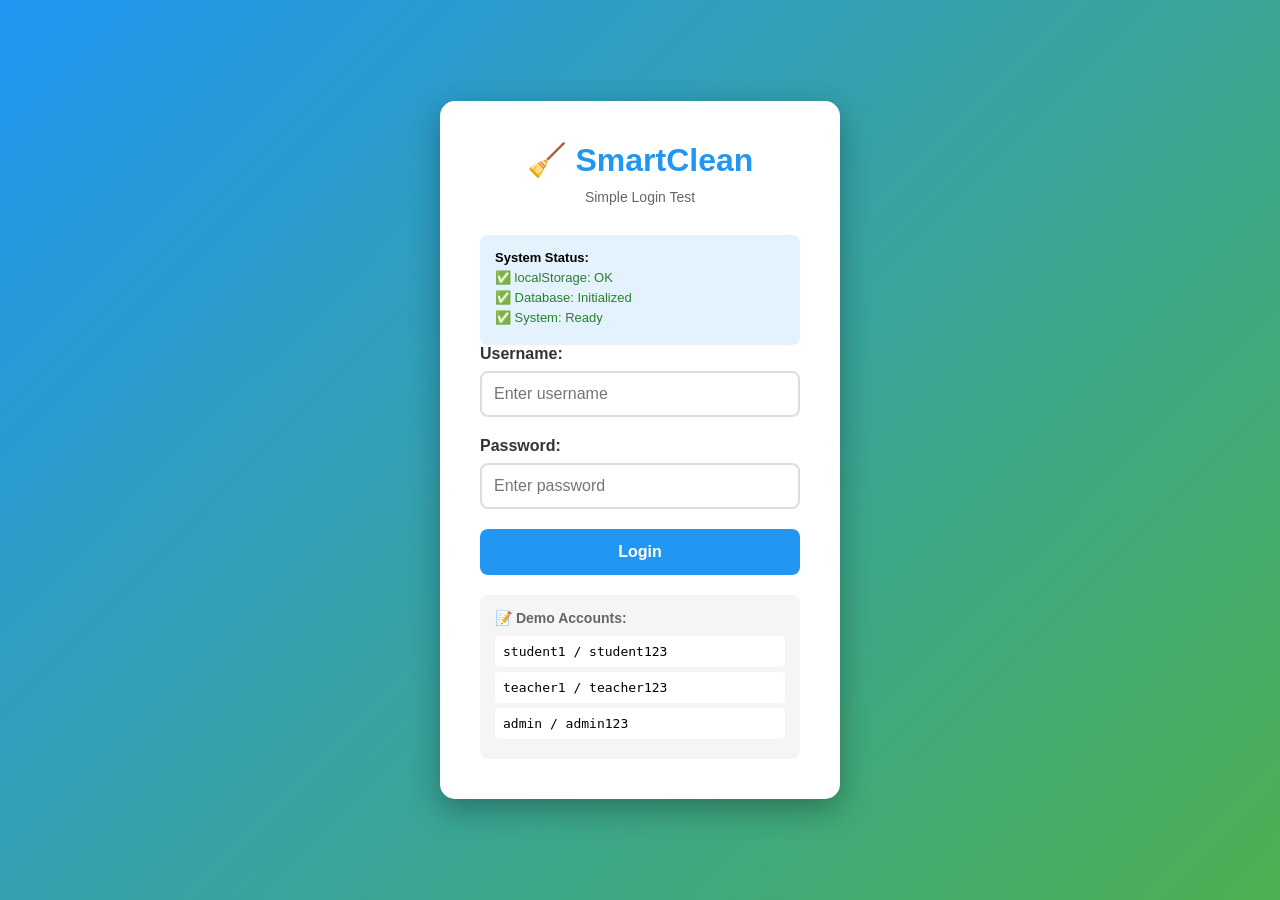
<file: login-test.html>
<!DOCTYPE html>
<html lang="en">
<head>
    <meta charset="UTF-8">
    <meta name="viewport" content="width=device-width, initial-scale=1.0">
    <title>Login Test - SmartClean</title>
    <style>
        * { margin: 0; padding: 0; box-sizing: border-box; }
        body {
            font-family: Arial, sans-serif;
            display: flex;
            align-items: center;
            justify-content: center;
            min-height: 100vh;
            background: linear-gradient(135deg, #2196F3, #4CAF50);
            padding: 20px;
        }
        .login-box {
            background: white;
            padding: 40px;
            border-radius: 15px;
            box-shadow: 0 10px 30px rgba(0,0,0,0.3);
            width: 100%;
            max-width: 400px;
        }
        h1 { color: #2196F3; text-align: center; margin-bottom: 10px; }
        p { text-align: center; color: #666; margin-bottom: 30px; font-size: 14px; }
        .form-group { margin-bottom: 20px; }
        label { display: block; margin-bottom: 8px; font-weight: bold; color: #333; }
        input {
            width: 100%;
            padding: 12px;
            border: 2px solid #ddd;
            border-radius: 8px;
            font-size: 16px;
        }
        input:focus {
            outline: none;
            border-color: #2196F3;
        }
        button {
            width: 100%;
            padding: 14px;
            background: #2196F3;
            color: white;
            border: none;
            border-radius: 8px;
            font-size: 16px;
            font-weight: bold;
            cursor: pointer;
            transition: 0.3s;
        }
        button:hover { background: #1976D2; }
        button:disabled { background: #ccc; cursor: not-allowed; }
        .demo-creds {
            background: #f5f5f5;
            padding: 15px;
            border-radius: 8px;
            margin-top: 20px;
            font-size: 13px;
        }
        .demo-creds h3 { font-size: 14px; margin-bottom: 10px; color: #666; }
        .demo-item { 
            padding: 8px;
            background: white;
            margin: 5px 0;
            border-radius: 5px;
            font-family: monospace;
        }
        .message {
            padding: 12px;
            border-radius: 8px;
            margin-bottom: 15px;
            display: none;
        }
        .message.show { display: block; }
        .message.success { background: #E8F5E9; color: #2E7D32; border: 1px solid #4CAF50; }
        .message.error { background: #FFEBEE; color: #C62828; border: 1px solid #F44336; }
        .status {
            margin-top: 20px;
            padding: 15px;
            background: #E3F2FD;
            border-radius: 8px;
            font-size: 13px;
        }
        .status-item { margin: 5px 0; }
        .status-item.ok { color: #2E7D32; }
        .status-item.fail { color: #C62828; }
    </style>
</head>
<body>
    <div class="login-box">
        <h1>🧹 SmartClean</h1>
        <p>Simple Login Test</p>
        
        <div id="message" class="message"></div>
        
        <div class="status" id="status">
            <strong>System Status:</strong>
            <div class="status-item" id="status-storage">⏳ Checking localStorage...</div>
            <div class="status-item" id="status-data">⏳ Checking database...</div>
            <div class="status-item" id="status-ready">⏳ Checking system...</div>
        </div>
        
        <form id="loginForm">
            <div class="form-group">
                <label>Username:</label>
                <input type="text" id="username" placeholder="Enter username" required>
            </div>
            
            <div class="form-group">
                <label>Password:</label>
                <input type="password" id="password" placeholder="Enter password" required>
            </div>
            
            <button type="submit" id="loginBtn">Login</button>
        </form>
        
        <div class="demo-creds">
            <h3>📝 Demo Accounts:</h3>
            <div class="demo-item">student1 / student123</div>
            <div class="demo-item">teacher1 / teacher123</div>
            <div class="demo-item">admin / admin123</div>
        </div>
    </div>

    <script>
        // Simple users data
        const DEMO_USERS = [
            {
                id: 'user001',
                username: 'student1',
                password: 'student123',
                name: '田中太郎',
                role: 'student'
            },
            {
                id: 'user002',
                username: 'teacher1',
                password: 'teacher123',
                name: '佐藤花子',
                role: 'teacher'
            },
            {
                id: 'user003',
                username: 'admin',
                password: 'admin123',
                name: '鈴木一郎',
                role: 'admin'
            }
        ];

        // Initialize on page load
        window.addEventListener('DOMContentLoaded', () => {
            checkSystem();
        });

        function checkSystem() {
            // Check localStorage
            try {
                localStorage.setItem('test', 'test');
                localStorage.removeItem('test');
                document.getElementById('status-storage').innerHTML = '✅ localStorage: OK';
                document.getElementById('status-storage').className = 'status-item ok';
            } catch (e) {
                document.getElementById('status-storage').innerHTML = '❌ localStorage: FAILED';
                document.getElementById('status-storage').className = 'status-item fail';
                showMessage('localStorage not available. Try disabling private mode.', 'error');
                return;
            }

            // Initialize demo data if needed
            if (!localStorage.getItem('smartclean_users')) {
                localStorage.setItem('smartclean_users', JSON.stringify(DEMO_USERS));
                document.getElementById('status-data').innerHTML = '✅ Database: Initialized';
            } else {
                document.getElementById('status-data').innerHTML = '✅ Database: Found';
            }
            document.getElementById('status-data').className = 'status-item ok';

            document.getElementById('status-ready').innerHTML = '✅ System: Ready';
            document.getElementById('status-ready').className = 'status-item ok';
        }

        function showMessage(text, type) {
            const msg = document.getElementById('message');
            msg.textContent = text;
            msg.className = `message ${type} show`;
            setTimeout(() => {
                msg.classList.remove('show');
            }, 5000);
        }

        // Login form handler
        document.getElementById('loginForm').addEventListener('submit', (e) => {
            e.preventDefault();
            
            const username = document.getElementById('username').value.trim();
            const password = document.getElementById('password').value.trim();
            
            if (!username || !password) {
                showMessage('Please enter username and password', 'error');
                return;
            }

            const loginBtn = document.getElementById('loginBtn');
            loginBtn.disabled = true;
            loginBtn.textContent = 'Logging in...';

            // Simulate small delay
            setTimeout(() => {
                try {
                    // Get users from localStorage
                    const usersJson = localStorage.getItem('smartclean_users');
                    const users = usersJson ? JSON.parse(usersJson) : DEMO_USERS;
                    
                    // Find matching user
                    const user = users.find(u => 
                        u.username === username && u.password === password
                    );
                    
                    if (user) {
                        // Save user session
                        localStorage.setItem('smartclean_user', JSON.stringify(user));
                        
                        showMessage(`✅ Login successful! Welcome ${user.name}`, 'success');
                        
                        // Redirect after 1 second
                        setTimeout(() => {
                            switch (user.role) {
                                case 'student':
                                    window.location.href = 'student-dashboard.html';
                                    break;
                                case 'teacher':
                                    window.location.href = 'teacher-dashboard.html';
                                    break;
                                case 'admin':
                                    window.location.href = 'admin-dashboard.html';
                                    break;
                                default:
                                    window.location.href = 'index.html';
                            }
                        }, 1000);
                    } else {
                        showMessage('❌ Invalid username or password', 'error');
                        loginBtn.disabled = false;
                        loginBtn.textContent = 'Login';
                    }
                } catch (error) {
                    console.error('Login error:', error);
                    showMessage('❌ Login failed: ' + error.message, 'error');
                    loginBtn.disabled = false;
                    loginBtn.textContent = 'Login';
                }
            }, 500);
        });

        // Console helper
        console.log('%c🧹 SmartClean Login Test', 'font-size: 20px; color: #2196F3; font-weight: bold;');
        console.log('Available demo accounts:');
        DEMO_USERS.forEach(u => {
            console.log(`  ${u.role}: ${u.username} / ${u.password}`);
        });
    </script>
</body>
</html>
</file>
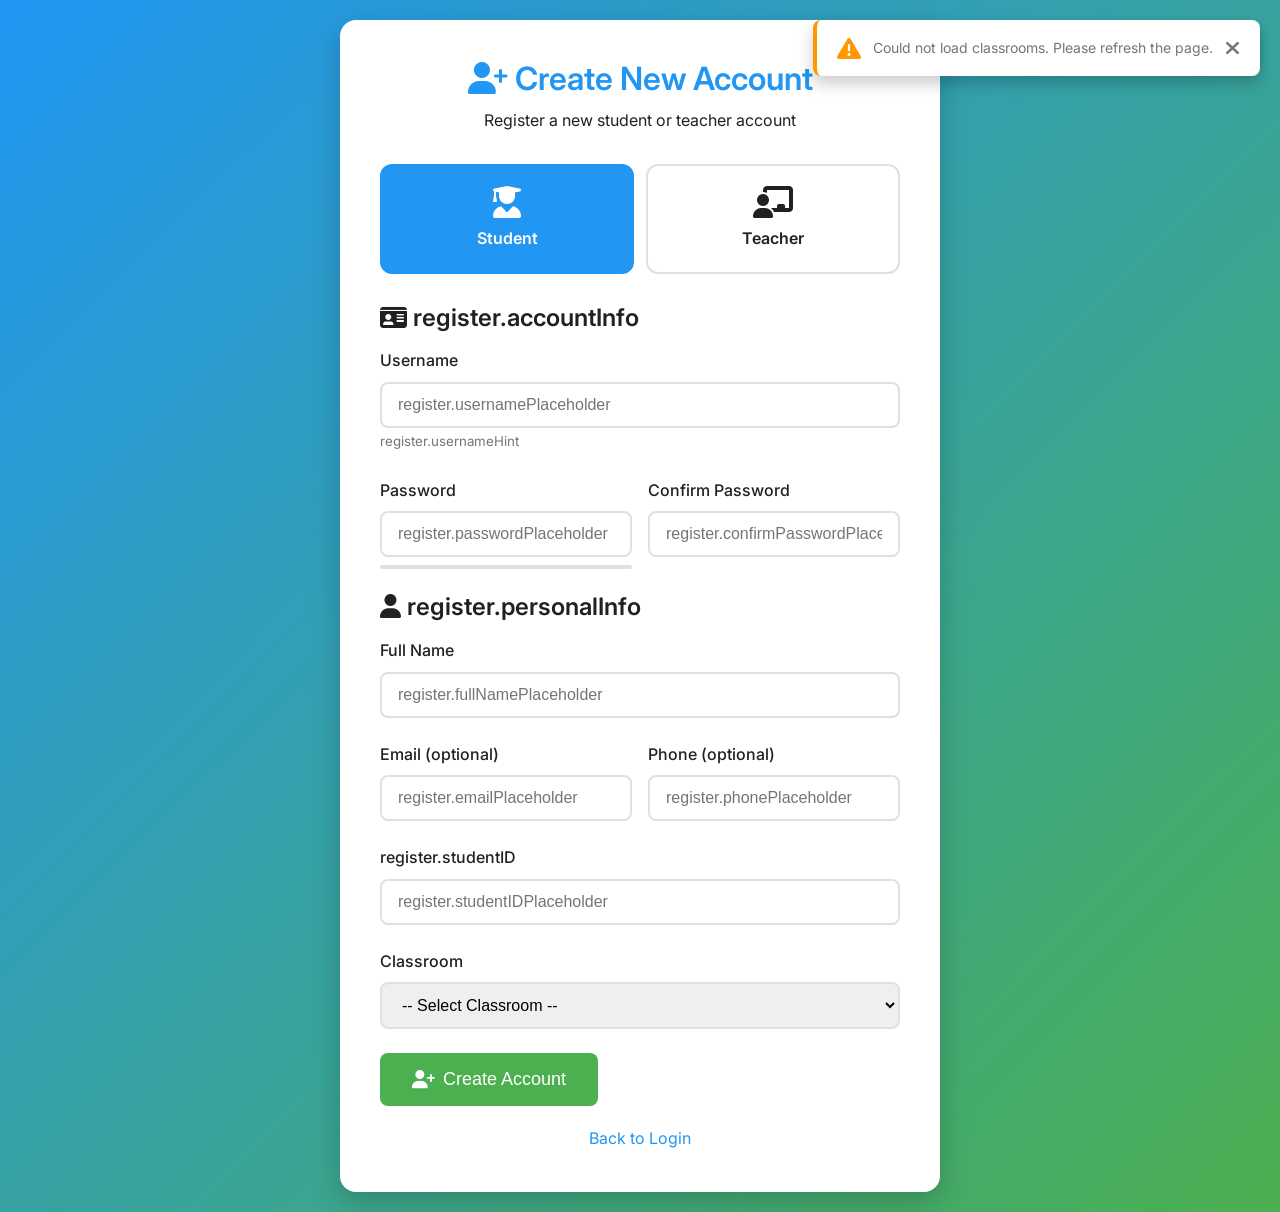
<file: register.html>
<!DOCTYPE html>
<html lang="en">
<head>
    <meta charset="UTF-8">
    <meta name="viewport" content="width=device-width, initial-scale=1.0">
    <title>SmartClean - Register New Account</title>
    <link href="https://fonts.googleapis.com/css2?family=Inter:wght@300;400;500;600;700&display=swap" rel="stylesheet">
    <link rel="stylesheet" href="https://cdnjs.cloudflare.com/ajax/libs/font-awesome/6.4.0/css/all.min.css">
    <link rel="stylesheet" href="css/style.css">
    <style>
        body { padding: 20px; background: linear-gradient(135deg, #2196F3, #4CAF50); min-height: 100vh; }
        .register-container { max-width: 600px; margin: 0 auto; background: white; border-radius: 16px; padding: 40px; box-shadow: 0 10px 30px rgba(0,0,0,0.2); }
        .register-header { text-align: center; margin-bottom: 30px; }
        .register-header h1 { color: #2196F3; margin-bottom: 10px; }
        .role-selector { display: flex; gap: 12px; margin-bottom: 30px; }
        .role-option { flex: 1; padding: 20px; border: 2px solid #E0E0E0; border-radius: 12px; text-align: center; cursor: pointer; transition: all 0.3s; }
        .role-option:hover { border-color: #2196F3; background: #E3F2FD; }
        .role-option.active { border-color: #2196F3; background: #2196F3; color: white; }
        .role-option i { font-size: 32px; display: block; margin-bottom: 8px; }
        .role-option .role-name { font-weight: 600; font-size: 16px; }
        .form-row { display: grid; grid-template-columns: 1fr 1fr; gap: 16px; }
        .password-strength { margin-top: 8px; height: 4px; background: #E0E0E0; border-radius: 2px; overflow: hidden; }
        .password-strength-bar { height: 100%; width: 0%; transition: all 0.3s; }
        .strength-weak { background: #F44336; width: 33%; }
        .strength-medium { background: #FF9800; width: 66%; }
        .strength-strong { background: #4CAF50; width: 100%; }
        .back-link { text-align: center; margin-top: 20px; }
        @media (max-width: 768px) {
            .form-row { grid-template-columns: 1fr; }
            .role-selector { flex-direction: column; }
        }
    </style>
</head>
<body>
    <!-- Language Selector -->
    <div class="language-selector">
        <label data-i18n="language">Language</label>
        <div class="language-toggle">
            <button id="lang-en" class="active" onclick="switchLanguage('en')">🇺🇸 EN</button>
            <button id="lang-ja" onclick="switchLanguage('ja')">🇯🇵 JP</button>
        </div>
    </div>

    <div class="register-container">
        <div class="register-header">
            <h1><i class="fas fa-user-plus"></i> <span data-i18n="register.title">Create New Account</span></h1>
            <p data-i18n="register.description">Register a new student or teacher account</p>
        </div>

        <!-- Role Selection -->
        <div class="role-selector">
            <div class="role-option active" id="role-student" onclick="selectRole('student')">
                <i class="fas fa-user-graduate"></i>
                <div class="role-name" data-i18n="login.student">Student</div>
            </div>
            <div class="role-option" id="role-teacher" onclick="selectRole('teacher')">
                <i class="fas fa-chalkboard-teacher"></i>
                <div class="role-name" data-i18n="login.teacher">Teacher</div>
            </div>
        </div>

        <!-- Registration Form -->
        <form id="registerForm">
            <!-- Account Information -->
            <h3><i class="fas fa-id-card"></i> <span data-i18n="register.accountInfo">Account Information</span></h3>
            
            <div class="form-group">
                <label class="form-label" data-i18n="register.username">Username *</label>
                <input type="text" id="username" class="form-control" required 
                       data-i18n-placeholder="register.usernamePlaceholder"
                       placeholder="Enter username (letters and numbers only)">
                <small class="text-muted" data-i18n="register.usernameHint">Used for login, must be unique</small>
            </div>

            <div class="form-row">
                <div class="form-group">
                    <label class="form-label" data-i18n="register.password">Password *</label>
                    <input type="password" id="password" class="form-control" required
                           data-i18n-placeholder="register.passwordPlaceholder"
                           placeholder="Enter password (min 6 characters)"
                           oninput="checkPasswordStrength()">
                    <div class="password-strength">
                        <div class="password-strength-bar" id="strengthBar"></div>
                    </div>
                    <small id="strengthText" class="text-muted"></small>
                </div>

                <div class="form-group">
                    <label class="form-label" data-i18n="register.confirmPassword">Confirm Password *</label>
                    <input type="password" id="confirmPassword" class="form-control" required
                           data-i18n-placeholder="register.confirmPasswordPlaceholder"
                           placeholder="Re-enter password">
                </div>
            </div>

            <!-- Personal Information -->
            <h3><i class="fas fa-user"></i> <span data-i18n="register.personalInfo">Personal Information</span></h3>

            <div class="form-group">
                <label class="form-label" data-i18n="register.fullName">Full Name *</label>
                <input type="text" id="fullName" class="form-control" required
                       data-i18n-placeholder="register.fullNamePlaceholder"
                       placeholder="Enter full name">
            </div>

            <div class="form-row">
                <div class="form-group">
                    <label class="form-label" data-i18n="register.email">Email *</label>
                    <input type="email" id="email" class="form-control" required
                           data-i18n-placeholder="register.emailPlaceholder"
                           placeholder="your.email@school.jp">
                </div>

                <div class="form-group">
                    <label class="form-label" data-i18n="register.phone">Phone</label>
                    <input type="tel" id="phone" class="form-control"
                           data-i18n-placeholder="register.phonePlaceholder"
                           placeholder="090-1234-5678">
                </div>
            </div>

            <!-- Student-specific fields -->
            <div id="studentFields">
                <div class="form-group">
                    <label class="form-label" data-i18n="register.studentID">Student ID</label>
                    <input type="text" id="studentID" class="form-control"
                           data-i18n-placeholder="register.studentIDPlaceholder"
                           placeholder="e.g., 2024001">
                </div>

                <div class="form-group">
                    <label class="form-label" data-i18n="register.classroom">Classroom *</label>
                    <select id="classroom" class="form-control" required>
                        <option value="">-- Select Classroom --</option>
                    </select>
                </div>
            </div>

            <!-- Teacher-specific fields -->
            <div id="teacherFields" style="display: none;">
                <div class="form-group">
                    <label class="form-label" data-i18n="register.teacherID">Teacher ID</label>
                    <input type="text" id="teacherID" class="form-control"
                           data-i18n-placeholder="register.teacherIDPlaceholder"
                           placeholder="e.g., T2024001">
                </div>

                <div class="form-group">
                    <label class="form-label" data-i18n="register.subject">Subject/Department</label>
                    <input type="text" id="subject" class="form-control"
                           data-i18n-placeholder="register.subjectPlaceholder"
                           placeholder="e.g., Mathematics, Science">
                </div>
            </div>

            <!-- Submit Button -->
            <button type="submit" class="btn btn-success btn-lg">
                <i class="fas fa-user-plus"></i>
                <span data-i18n="register.createAccount">Create Account</span>
            </button>

            <div class="back-link">
                <a href="index.html" data-i18n="register.backToLogin">← Back to Login</a>
            </div>
        </form>
    </div>

    <script src="js/api-client.js"></script>
    <script src="js/translations.js"></script>
    <script src="js/utils.js"></script>
    <script>
        let selectedRole = 'student';

        // Language switcher
        function switchLanguage(lang) {
            langManager.setLanguage(lang);
            document.querySelectorAll('.language-toggle button').forEach(btn => btn.classList.remove('active'));
            document.getElementById('lang-' + lang).classList.add('active');
            updatePageTranslations();
            loadClassrooms();
        }

        document.addEventListener('DOMContentLoaded', () => {
            const currentLang = langManager.getLanguage();
            document.querySelectorAll('.language-toggle button').forEach(btn => btn.classList.remove('active'));
            document.getElementById('lang-' + currentLang).classList.add('active');
            loadClassrooms();
        });

        // Role selection
        function selectRole(role) {
            selectedRole = role;
            
            // Update UI
            document.querySelectorAll('.role-option').forEach(opt => opt.classList.remove('active'));
            document.getElementById('role-' + role).classList.add('active');
            
            // Show/hide role-specific fields
            if (role === 'student') {
                document.getElementById('studentFields').style.display = 'block';
                document.getElementById('teacherFields').style.display = 'none';
                document.getElementById('classroom').required = true;
            } else {
                document.getElementById('studentFields').style.display = 'none';
                document.getElementById('teacherFields').style.display = 'block';
                document.getElementById('classroom').required = false;
            }
        }

        // Load classrooms from Cloudflare D1
        async function loadClassrooms() {
            try {
                const response = await apiClient.getClassrooms({ active: true });
                
                const select = document.getElementById('classroom');
                select.innerHTML = '<option value="">-- Select Classroom --</option>';
                
                if (response.success && response.data && response.data.length > 0) {
                    response.data.forEach(classroom => {
                        const option = document.createElement('option');
                        option.value = classroom.id; // Use ID instead of number
                        option.textContent = `${classroom.classroom_number} - ${classroom.building}`;
                        select.appendChild(option);
                    });
                }
            } catch (error) {
                console.error('Error loading classrooms:', error);
                // Fallback to showing empty state
                showToast('Could not load classrooms. Please refresh the page.', 'warning');
            }
        }

        // Password strength checker
        function checkPasswordStrength() {
            const password = document.getElementById('password').value;
            const strengthBar = document.getElementById('strengthBar');
            const strengthText = document.getElementById('strengthText');
            
            if (password.length === 0) {
                strengthBar.className = 'password-strength-bar';
                strengthText.textContent = '';
                return;
            }
            
            let strength = 0;
            if (password.length >= 6) strength++;
            if (password.length >= 10) strength++;
            if (/[a-z]/.test(password) && /[A-Z]/.test(password)) strength++;
            if (/[0-9]/.test(password)) strength++;
            if (/[^a-zA-Z0-9]/.test(password)) strength++;
            
            if (strength <= 2) {
                strengthBar.className = 'password-strength-bar strength-weak';
                strengthText.textContent = t('register.passwordWeak') || 'Weak password';
            } else if (strength <= 4) {
                strengthBar.className = 'password-strength-bar strength-medium';
                strengthText.textContent = t('register.passwordMedium') || 'Medium strength';
            } else {
                strengthBar.className = 'password-strength-bar strength-strong';
                strengthText.textContent = t('register.passwordStrong') || 'Strong password';
            }
        }

        // Form submission - Register with Cloudflare D1
        document.getElementById('registerForm').addEventListener('submit', async (e) => {
            e.preventDefault();
            
            const username = document.getElementById('username').value.trim();
            const password = document.getElementById('password').value;
            const confirmPassword = document.getElementById('confirmPassword').value;
            const fullName = document.getElementById('fullName').value.trim();
            const email = document.getElementById('email').value.trim();
            const phone = document.getElementById('phone').value.trim();
            
            // Validation
            if (password !== confirmPassword) {
                showToast(t('register.passwordMismatch') || 'Passwords do not match', 'error');
                return;
            }
            
            if (password.length < 6) {
                showToast(t('register.passwordTooShort') || 'Password must be at least 6 characters', 'error');
                return;
            }
            
            if (!/^[a-zA-Z0-9_]+$/.test(username)) {
                showToast(t('register.invalidUsername') || 'Username can only contain letters, numbers, and underscore', 'error');
                return;
            }
            
            showLoading();
            
            try {
                // Prepare user data for Cloudflare D1
                const userData = {
                    username: username,
                    password: password, // Will be hashed by backend
                    full_name: fullName,
                    email: email,
                    phone: phone || null,
                    role: selectedRole,
                    classroom_id: selectedRole === 'student' ? document.getElementById('classroom').value : null
                };
                
                // Register via API
                const response = await apiClient.register(userData);
                
                if (response.success) {
                    showToast(t('register.success') || 'Account created successfully! Please login.', 'success');
                    
                    // Redirect to login after 2 seconds
                    setTimeout(() => {
                        window.location.href = 'index.html';
                    }, 2000);
                } else {
                    showToast(response.error || 'Registration failed', 'error');
                }
                
            } catch (error) {
                console.error('Registration error:', error);
                
                // Handle specific error messages
                if (error.message.includes('already exists')) {
                    showToast(t('register.usernameExists') || 'Username or email already exists', 'error');
                } else if (error.message.includes('timeout')) {
                    showToast('Connection timeout. Please check your internet and try again.', 'error');
                } else {
                    showToast(t('register.error') || 'Failed to create account. Please try again.', 'error');
                }
            } finally {
                hideLoading();
            }
        });
    </script>
</body>
</html>
</file>
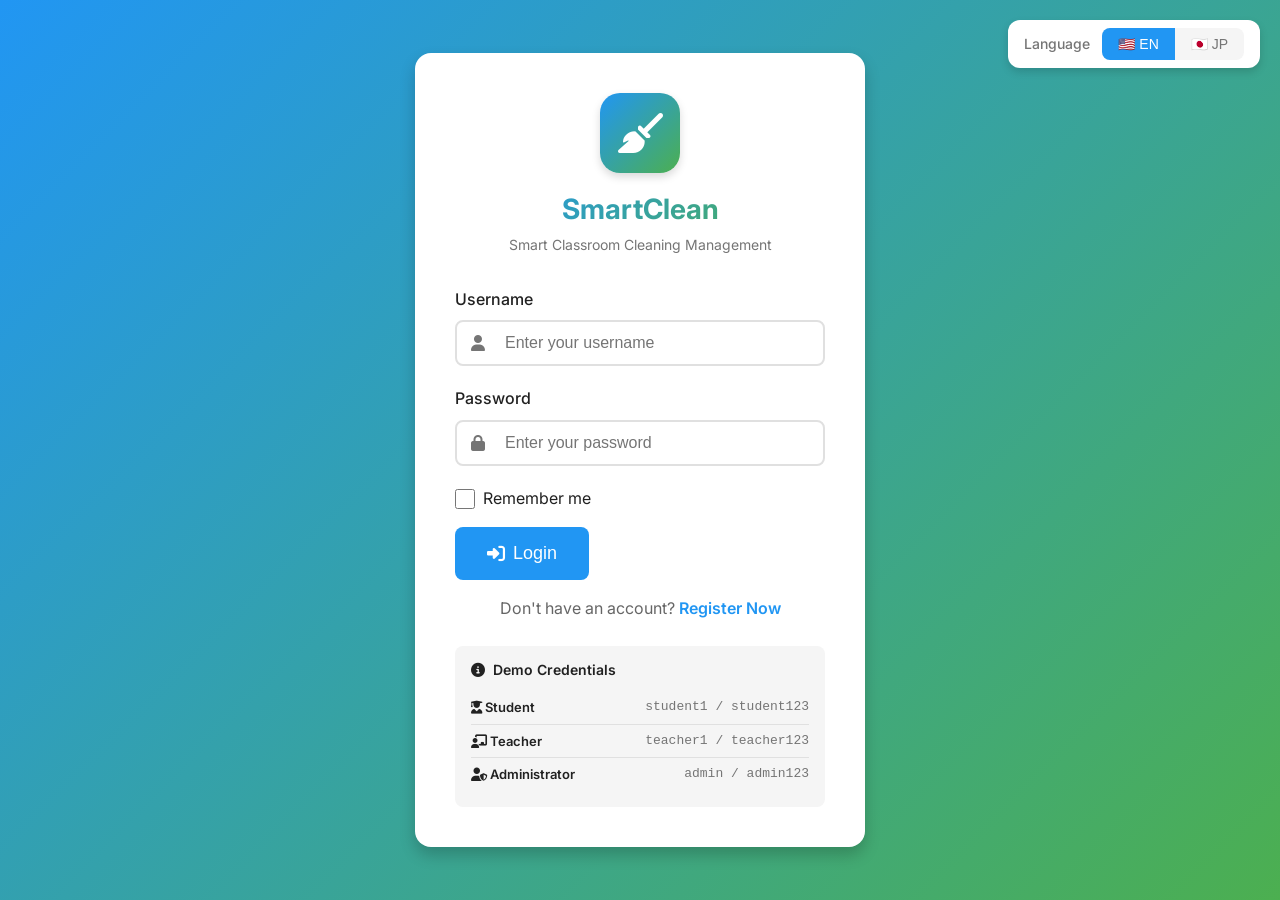
<file: reports.html>
<!DOCTYPE html>
<html lang="en">
<head>
    <meta charset="UTF-8">
    <meta name="viewport" content="width=device-width, initial-scale=1.0">
    <title>SmartClean - Reports</title>
    <link href="https://fonts.googleapis.com/css2?family=Inter:wght@300;400;500;600;700&display=swap" rel="stylesheet">
    <link rel="stylesheet" href="https://cdnjs.cloudflare.com/ajax/libs/font-awesome/6.4.0/css/all.min.css">
    <link rel="stylesheet" href="css/style.css">
    <style>
        body { padding: 20px 20px 80px; }
        .filter-section { background: white; padding: 20px; border-radius: var(--radius-lg); margin-bottom: 20px; }
        .filter-row { display: grid; grid-template-columns: repeat(auto-fit, minmax(200px, 1fr)); gap: 16px; }
        .report-summary { display: grid; grid-template-columns: repeat(auto-fit, minmax(150px, 1fr)); gap: 12px; margin-bottom: 20px; }
        .summary-box { background: linear-gradient(135deg, #2196F3, #4CAF50); color: white; padding: 16px; border-radius: var(--radius-md); text-align: center; }
        .summary-value { font-size: 28px; font-weight: 700; }
        .summary-label { font-size: 12px; opacity: 0.9; }
        .data-table { width: 100%; border-collapse: collapse; margin-top: 20px; }
        .data-table th, .data-table td { padding: 12px; text-align: left; border-bottom: 1px solid var(--medium-gray); }
        .data-table th { background: var(--light-gray); font-weight: 600; }
        .data-table tr:hover { background: var(--light-gray); }
    </style>
</head>
<body>
    <div class="language-selector">
        <label data-i18n="language">Language</label>
        <div class="language-toggle">
            <button id="lang-en" class="active" onclick="switchLanguage('en')">🇺🇸 EN</button>
            <button id="lang-ja" onclick="switchLanguage('ja')">🇯🇵 JP</button>
        </div>
    </div>

    <div class="container">
        <h1><i class="fas fa-file-chart-line"></i> <span data-i18n="reports.title">Reports & Analytics</span></h1>

        <div class="filter-section">
            <h3><i class="fas fa-filter"></i> <span data-i18n="filter">Filter</span></h3>
            <div class="filter-row">
                <div class="form-group">
                    <label class="form-label" data-i18n="reports.dateRange">Date Range</label>
                    <select id="dateRange" class="form-control" onchange="loadReport()">
                        <option value="all">All Time</option>
                        <option value="today">Today</option>
                        <option value="week">This Week</option>
                        <option value="month">This Month</option>
                    </select>
                </div>
                <div class="form-group">
                    <label class="form-label" data-i18n="reports.classroom">Classroom</label>
                    <select id="classroomFilter" class="form-control" onchange="loadReport()">
                        <option value="">All Classrooms</option>
                    </select>
                </div>
                <div class="form-group">
                    <label class="form-label" data-i18n="reports.status">Status</label>
                    <select id="statusFilter" class="form-control" onchange="loadReport()">
                        <option value="">All Statuses</option>
                        <option value="pending">Pending</option>
                        <option value="approved">Approved</option>
                        <option value="rejected">Needs Improvement</option>
                    </select>
                </div>
            </div>
            <div style="margin-top: 16px; display: flex; gap: 12px;">
                <button class="btn btn-primary" onclick="loadReport()">
                    <i class="fas fa-sync"></i> <span data-i18n="reports.generateReport">Generate Report</span>
                </button>
                <button class="btn btn-outline" onclick="exportReport()">
                    <i class="fas fa-download"></i> <span data-i18n="reports.exportCSV">Export to CSV</span>
                </button>
            </div>
        </div>

        <div id="reportSummary" class="report-summary"></div>

        <div class="card">
            <h3><i class="fas fa-table"></i> <span data-i18n="reports.summary">Summary</span></h3>
            <div id="reportTable"></div>
        </div>
    </div>

    <div class="bottom-nav">
        <a href="admin-dashboard.html" class="nav-item"><i class="fas fa-home"></i><span data-i18n="nav.home">Home</span></a>
        <a href="qr-management.html" class="nav-item"><i class="fas fa-qrcode"></i><span data-i18n="nav.qrCodes">QR</span></a>
        <a href="reports.html" class="nav-item active"><i class="fas fa-chart-bar"></i><span data-i18n="nav.reports">Reports</span></a>
        <a href="#" class="nav-item" onclick="logout()"><i class="fas fa-sign-out-alt"></i><span data-i18n="nav.logout">Logout</span></a>
    </div>

    <script src="js/api-client.js"></script>
    <script src="js/translations.js"></script>
    <script src="js/utils.js"></script>
    <script>
        checkAuth();
        let currentData = [];

        function switchLanguage(lang) {
            langManager.setLanguage(lang);
            document.querySelectorAll('.language-toggle button').forEach(btn => btn.classList.remove('active'));
            document.getElementById('lang-' + lang).classList.add('active');
            updatePageTranslations();
            loadReport();
        }

        document.addEventListener('DOMContentLoaded', () => {
            const currentLang = langManager.getLanguage();
            document.querySelectorAll('.language-toggle button').forEach(btn => btn.classList.remove('active'));
            document.getElementById('lang-' + currentLang).classList.add('active');
            loadClassrooms();
            loadReport();
        });

        async function loadClassrooms() {
            try {
                const response = await fetch('tables/classrooms');
                const data = await response.json();
                const select = document.getElementById('classroomFilter');
                select.innerHTML = '<option value="">All Classrooms</option>' +
                    data.data.map(c => `<option value="${c.number}">${c.number}</option>`).join('');
            } catch (error) {
                console.error('Load error:', error);
            }
        }

        async function loadReport() {
            showLoading();
            try {
                const response = await fetch('tables/cleaning_submissions?limit=1000&sort=-created_at');
                const result = await response.json();
                let data = result.data || [];

                // Apply filters
                const dateRange = document.getElementById('dateRange').value;
                const classroom = document.getElementById('classroomFilter').value;
                const status = document.getElementById('statusFilter').value;

                if (dateRange !== 'all') {
                    const now = new Date();
                    const today = new Date(now.getFullYear(), now.getMonth(), now.getDate());
                    
                    data = data.filter(item => {
                        const itemDate = new Date(item.created_at);
                        
                        if (dateRange === 'today') {
                            return itemDate >= today;
                        } else if (dateRange === 'week') {
                            const weekAgo = new Date(today);
                            weekAgo.setDate(weekAgo.getDate() - 7);
                            return itemDate >= weekAgo;
                        } else if (dateRange === 'month') {
                            const monthAgo = new Date(today);
                            monthAgo.setMonth(monthAgo.getMonth() - 1);
                            return itemDate >= monthAgo;
                        }
                        return true;
                    });
                }

                if (classroom) {
                    data = data.filter(item => item.classroom_number === classroom);
                }

                if (status) {
                    data = data.filter(item => item.status === status);
                }

                currentData = data;
                displaySummary(data);
                displayTable(data);
            } catch (error) {
                console.error('Load error:', error);
                showToast(t('messages.error'), 'error');
            } finally {
                hideLoading();
            }
        }

        function displaySummary(data) {
            const total = data.length;
            const approved = data.filter(d => d.status === 'approved').length;
            const approvalRate = total > 0 ? Math.round((approved / total) * 100) : 0;
            const scoredItems = data.filter(d => d.score);
            const avgScore = scoredItems.length > 0 
                ? Math.round(scoredItems.reduce((sum, d) => sum + d.score, 0) / scoredItems.length)
                : 0;

            document.getElementById('reportSummary').innerHTML = `
                <div class="summary-box">
                    <div class="summary-value">${total}</div>
                    <div class="summary-label">${t('reports.totalRecords')}</div>
                </div>
                <div class="summary-box">
                    <div class="summary-value">${approvalRate}%</div>
                    <div class="summary-label">${t('reports.approvalRate')}</div>
                </div>
                <div class="summary-box">
                    <div class="summary-value">${avgScore}</div>
                    <div class="summary-label">${t('reports.averageScore')}</div>
                </div>
                <div class="summary-box">
                    <div class="summary-value">${approved}</div>
                    <div class="summary-label">${t('status.approved')}</div>
                </div>
            `;
        }

        function displayTable(data) {
            const container = document.getElementById('reportTable');
            
            if (data.length === 0) {
                container.innerHTML = `<p class="text-center text-muted">${t('reports.noData')}</p>`;
                return;
            }

            container.innerHTML = `
                <table class="data-table">
                    <thead>
                        <tr>
                            <th>${t('cleaning.classroomNumber')}</th>
                            <th>${t('cleaning.studentName')}</th>
                            <th>${t('cleaning.date')}</th>
                            <th>${t('submission.status')}</th>
                            <th>${t('student.score')}</th>
                        </tr>
                    </thead>
                    <tbody>
                        ${data.map(item => `
                            <tr>
                                <td>${item.classroom_number}</td>
                                <td>${item.student_name}</td>
                                <td>${formatDate(item.created_at)}</td>
                                <td>
                                    <span class="badge badge-${item.status === 'approved' ? 'success' : item.status === 'rejected' ? 'danger' : 'warning'}">
                                        ${t('status.' + item.status)}
                                    </span>
                                </td>
                                <td>${item.score || '-'}</td>
                            </tr>
                        `).join('')}
                    </tbody>
                </table>
            `;
        }

        function exportReport() {
            if (currentData.length === 0) {
                showToast(t('messages.noData'), 'warning');
                return;
            }

            const exportData = currentData.map(item => ({
                Classroom: item.classroom_number,
                Student: item.student_name,
                Date: formatDate(item.created_at),
                Status: t('status.' + item.status),
                Score: item.score || 0,
                Feedback: item.teacher_feedback || ''
            }));

            exportToCSV(exportData, `smartclean_report_${Date.now()}.csv`);
            showToast(t('messages.success'), 'success');
        }
    </script>
</body>
</html>
</file>
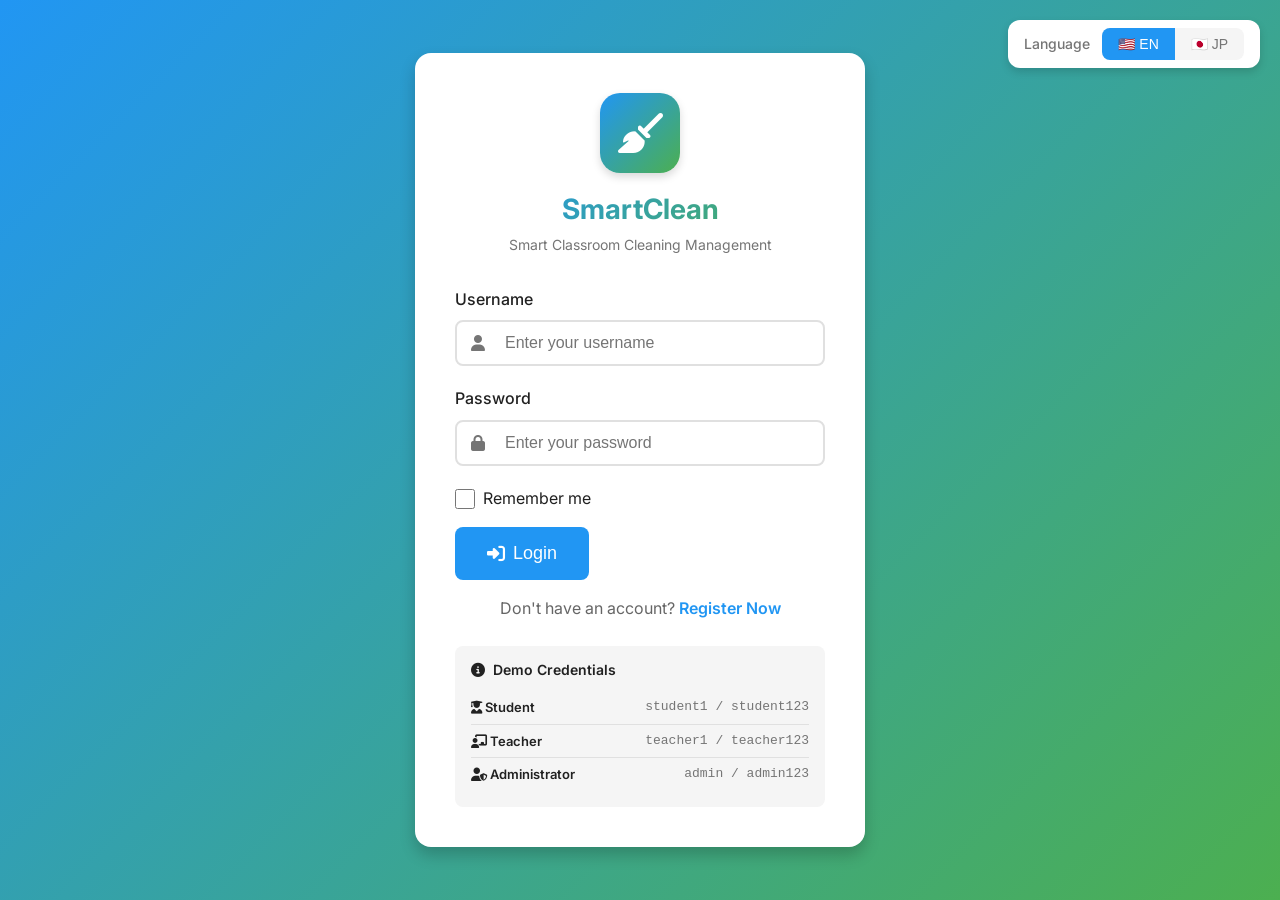
<file: student-dashboard.html>
<!DOCTYPE html>
<html lang="en">
<head>
    <meta charset="UTF-8">
    <meta name="viewport" content="width=device-width, initial-scale=1.0, maximum-scale=1.0, user-scalable=no">
    <title>SmartClean - Student Dashboard</title>
    <link href="https://fonts.googleapis.com/css2?family=Inter:wght@300;400;500;600;700&display=swap" rel="stylesheet">
    <link rel="stylesheet" href="https://cdnjs.cloudflare.com/ajax/libs/font-awesome/6.4.0/css/all.min.css">
    <link rel="stylesheet" href="css/style.css">
    <style>
        body { padding-bottom: 80px; }
        .header { background: linear-gradient(135deg, #2196F3, #4CAF50); color: white; padding: 20px; box-shadow: var(--shadow-md); }
        .welcome-text { font-size: 24px; font-weight: 600; }
        .quick-actions { padding: 20px; }
        .action-grid { display: grid; grid-template-columns: repeat(auto-fit, minmax(150px, 1fr)); gap: 16px; margin-top: 16px; }
        .action-card { background: var(--white); padding: 24px; border-radius: var(--radius-md); text-align: center; box-shadow: var(--shadow-sm); cursor: pointer; transition: all 0.3s; border: 2px solid transparent; }
        .action-card:hover { transform: translateY(-4px); box-shadow: var(--shadow-md); border-color: var(--primary-blue); }
        .action-card i { font-size: 48px; color: var(--primary-blue); margin-bottom: 12px; }
        .action-card h3 { font-size: 16px; font-weight: 600; margin: 0; }
        .submissions-section { padding: 20px; }
        .submission-card { background: var(--white); padding: 16px; border-radius: var(--radius-md); margin-bottom: 16px; box-shadow: var(--shadow-sm); }
        .submission-header { display: flex; justify-content: space-between; align-items: center; margin-bottom: 12px; }
        .stats-grid { display: grid; grid-template-columns: repeat(auto-fit, minmax(120px, 1fr)); gap: 12px; margin: 20px; }
        .stat-card { background: var(--white); padding: 16px; border-radius: var(--radius-md); text-align: center; box-shadow: var(--shadow-sm); }
        .stat-value { font-size: 32px; font-weight: 700; color: var(--primary-blue); }
        .stat-label { font-size: 12px; color: var(--text-secondary); margin-top: 4px; }
    </style>
</head>
<body>
    <div class="language-selector">
        <label data-i18n="language">Language</label>
        <div class="language-toggle">
            <button id="lang-en" class="active" onclick="switchLanguage('en')">🇺🇸 EN</button>
            <button id="lang-ja" onclick="switchLanguage('ja')">🇯🇵 JP</button>
        </div>
    </div>

    <div class="header">
        <div class="welcome-text">
            <span data-i18n="student.welcome">Welcome</span>, <span id="userName"></span>
        </div>
        <p data-i18n="student.dashboard">Student Dashboard</p>
    </div>

    <!-- Statistics -->
    <div class="stats-grid">
        <div class="stat-card">
            <div class="stat-value" id="totalSubmissions">0</div>
            <div class="stat-label" data-i18n="stats.totalSubmissions">Total Submissions</div>
        </div>
        <div class="stat-card">
            <div class="stat-value" id="approvedCount">0</div>
            <div class="stat-label" data-i18n="stats.approved">Approved</div>
        </div>
        <div class="stat-card">
            <div class="stat-value" id="pendingCount">0</div>
            <div class="stat-label" data-i18n="stats.pending">Pending</div>
        </div>
        <div class="stat-card">
            <div class="stat-value" id="avgScore">-</div>
            <div class="stat-label" data-i18n="stats.avgScore">Avg Score</div>
        </div>
    </div>

    <!-- Quick Actions -->
    <div class="quick-actions">
        <h2><i class="fas fa-bolt"></i> <span data-i18n="student.quickActions">Quick Actions</span></h2>
        <div class="action-grid">
            <div class="action-card" onclick="window.location.href='cleaning-form.html'">
                <i class="fas fa-plus-circle"></i>
                <h3 data-i18n="student.newSubmission">New Submission</h3>
            </div>
            <div class="action-card" onclick="loadSubmissions()">
                <i class="fas fa-history"></i>
                <h3 data-i18n="student.viewHistory">View History</h3>
            </div>
        </div>
    </div>

    <!-- Recent Submissions -->
    <div class="submissions-section">
        <h2><i class="fas fa-history"></i> <span data-i18n="student.recentSubmissions">Recent Submissions</span></h2>
        <div id="submissionsList"></div>
    </div>

    <div class="bottom-nav">
        <a href="student-dashboard.html" class="nav-item active">
            <i class="fas fa-home"></i>
            <span data-i18n="nav.home">Home</span>
        </a>
        <a href="cleaning-form.html" class="nav-item">
            <i class="fas fa-plus-circle"></i>
            <span data-i18n="student.submitCleaning">Submit</span>
        </a>
        <a href="#" class="nav-item" onclick="logout()">
            <i class="fas fa-sign-out-alt"></i>
            <span data-i18n="nav.logout">Logout</span>
        </a>
    </div>

    <script src="js/api-client.js"></script>
    <script src="js/translations.js"></script>
    <script src="js/utils.js"></script>
    <script>
        const user = checkAuth();
        
        if (user && user.role !== 'student') {
            window.location.href = user.role === 'teacher' ? 'teacher-dashboard.html' : 'admin-dashboard.html';
        }

        document.getElementById('userName').textContent = user.name;

        function switchLanguage(lang) {
            langManager.setLanguage(lang);
            document.querySelectorAll('.language-toggle button').forEach(btn => btn.classList.remove('active'));
            document.getElementById('lang-' + lang).classList.add('active');
            updatePageTranslations();
        }

        document.addEventListener('DOMContentLoaded', () => {
            const currentLang = langManager.getLanguage();
            document.querySelectorAll('.language-toggle button').forEach(btn => btn.classList.remove('active'));
            document.getElementById('lang-' + currentLang).classList.add('active');
            loadSubmissions();
            loadStatistics();
        });

        async function loadStatistics() {
            try {
                const response = await fetch(`tables/cleaning_submissions?search=${user.id}&limit=1000`);
                const data = await response.json();
                
                const submissions = data.data || [];
                const total = submissions.length;
                const approved = submissions.filter(s => s.status === 'approved').length;
                const pending = submissions.filter(s => s.status === 'pending').length;
                
                const scores = submissions.filter(s => s.score !== null && s.score !== undefined).map(s => s.score);
                const avgScore = scores.length > 0 ? Math.round(scores.reduce((a, b) => a + b, 0) / scores.length) : '-';
                
                document.getElementById('totalSubmissions').textContent = total;
                document.getElementById('approvedCount').textContent = approved;
                document.getElementById('pendingCount').textContent = pending;
                document.getElementById('avgScore').textContent = avgScore;
            } catch (error) {
                console.error('Statistics load error:', error);
            }
        }

        async function loadSubmissions() {
            try {
                const response = await fetch(`tables/cleaning_submissions?search=${user.id}&limit=10&sort=-created_at`);
                const data = await response.json();
                
                const container = document.getElementById('submissionsList');
                
                if (!data.data || data.data.length === 0) {
                    container.innerHTML = `<p class="text-center text-muted" data-i18n="student.noSubmissions">${t('student.noSubmissions')}</p>`;
                    return;
                }
                
                container.innerHTML = data.data.map(sub => `
                    <div class="submission-card">
                        <div class="submission-header">
                            <div>
                                <strong>${sub.classroom_number || 'N/A'}</strong>
                                <br><small>${formatDate(sub.created_at)}</small>
                            </div>
                            <span class="badge badge-${sub.status === 'approved' ? 'success' : sub.status === 'rejected' ? 'danger' : 'warning'}">
                                ${t('status.' + sub.status)}
                            </span>
                        </div>
                        ${sub.score ? `<div><strong>${t('student.score')}:</strong> ${sub.score}/100</div>` : ''}
                        ${sub.teacher_feedback ? `<div><small>${sub.teacher_feedback}</small></div>` : ''}
                    </div>
                `).join('');
            } catch (error) {
                console.error('Load error:', error);
                document.getElementById('submissionsList').innerHTML = `
                    <p class="text-center text-muted">${t('messages.error')}</p>
                `;
            }
        }
    </script>
</body>
</html>
</file>
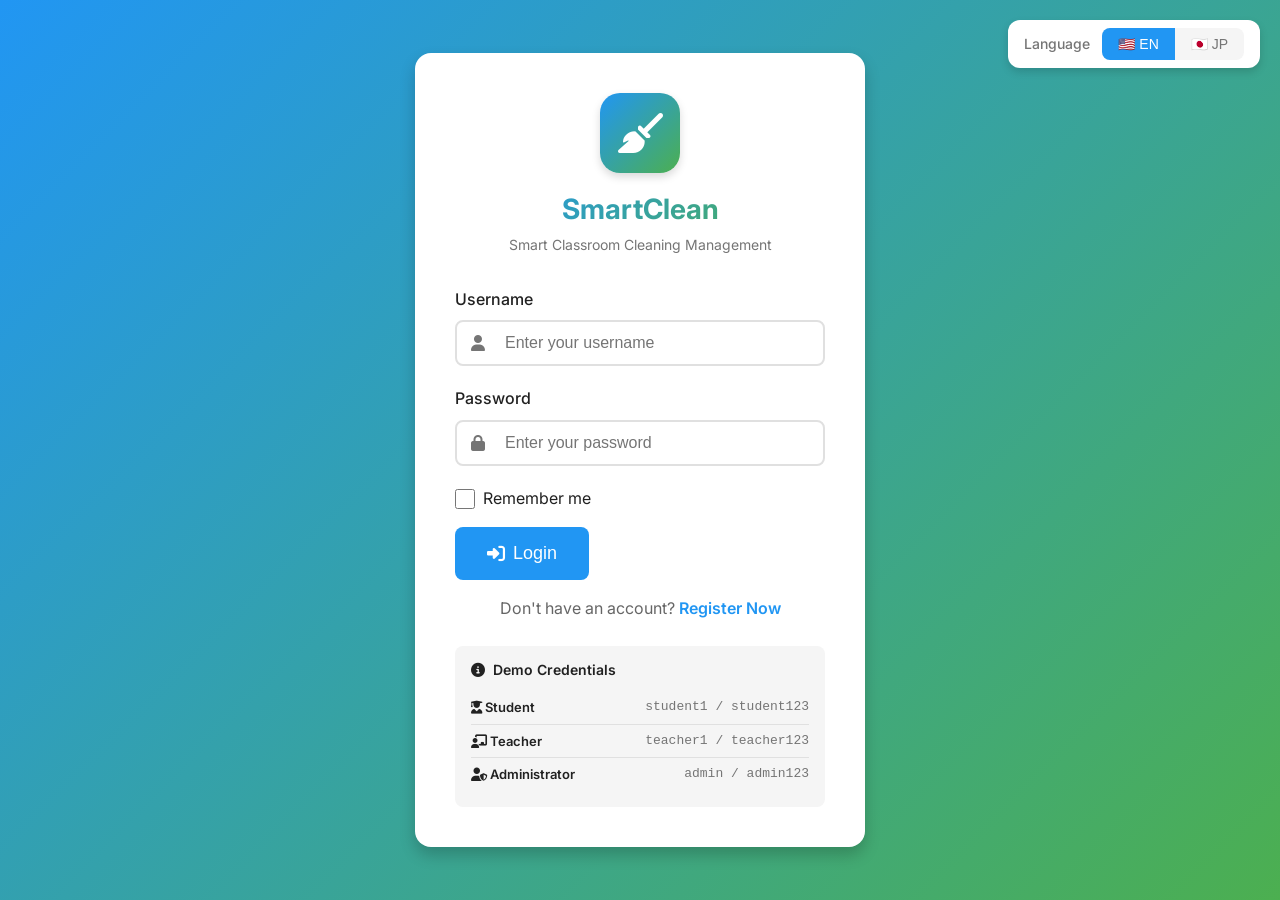
<file: teacher-dashboard.html>
<!DOCTYPE html>
<html lang="en">
<head>
    <meta charset="UTF-8">
    <meta name="viewport" content="width=device-width, initial-scale=1.0">
    <title>SmartClean - Teacher Dashboard</title>
    <link href="https://fonts.googleapis.com/css2?family=Inter:wght@300;400;500;600;700&display=swap" rel="stylesheet">
    <link rel="stylesheet" href="https://cdnjs.cloudflare.com/ajax/libs/font-awesome/6.4.0/css/all.min.css">
    <link rel="stylesheet" href="css/style.css">
    <style>
        body { padding: 20px 20px 80px; }
        .stats { display: grid; grid-template-columns: repeat(auto-fit, minmax(200px, 1fr)); gap: 16px; margin-bottom: 24px; }
        .stat-card { background: linear-gradient(135deg, #2196F3, #4CAF50); color: white; padding: 20px; border-radius: var(--radius-lg); }
        .stat-value { font-size: 32px; font-weight: 700; }
        .stat-label { font-size: 14px; opacity: 0.9; }
        .submission-item { background: var(--white); padding: 16px; border-radius: var(--radius-md); margin-bottom: 12px; cursor: pointer; transition: transform 0.2s; }
        .submission-item:hover { transform: translateY(-2px); box-shadow: var(--shadow-md); }
        .filter-tabs { display: flex; gap: 8px; margin-bottom: 16px; flex-wrap: wrap; }
        .filter-tab { padding: 8px 16px; border: 2px solid var(--medium-gray); border-radius: var(--radius-md); background: transparent; cursor: pointer; transition: all 0.2s; }
        .filter-tab.active { background: var(--primary-blue); color: white; border-color: var(--primary-blue); }
    </style>
</head>
<body>
    <div class="language-selector">
        <label data-i18n="language">Language</label>
        <div class="language-toggle">
            <button id="lang-en" class="active" onclick="switchLanguage('en')">🇺🇸 EN</button>
            <button id="lang-ja" onclick="switchLanguage('ja')">🇯🇵 JP</button>
        </div>
    </div>

    <div class="container">
        <h1><i class="fas fa-chalkboard-teacher"></i> <span data-i18n="teacher.dashboard">Teacher Dashboard</span></h1>
        <p><span data-i18n="teacher.welcome">Welcome</span>, <strong id="userName"></strong></p>

        <div class="stats">
            <div class="stat-card">
                <div class="stat-value" id="pendingCount">0</div>
                <div class="stat-label" data-i18n="teacher.pendingReviews">Pending Reviews</div>
            </div>
            <div class="stat-card">
                <div class="stat-value" id="todayCount">0</div>
                <div class="stat-label" data-i18n="teacher.todaySubmissions">Today's Submissions</div>
            </div>
            <div class="stat-card">
                <div class="stat-value" id="avgScore">0</div>
                <div class="stat-label" data-i18n="teacher.averageScore">Average Score</div>
            </div>
        </div>

        <div class="card">
            <h2><i class="fas fa-list"></i> <span data-i18n="teacher.submissionsList">Submissions List</span></h2>
            <div class="filter-tabs">
                <button class="filter-tab active" onclick="filterSubmissions('all')" data-i18n="teacher.all">All</button>
                <button class="filter-tab" onclick="filterSubmissions('pending')" data-i18n="status.pending">Pending</button>
                <button class="filter-tab" onclick="filterSubmissions('approved')" data-i18n="status.approved">Approved</button>
                <button class="filter-tab" onclick="filterSubmissions('rejected')" data-i18n="status.rejected">Needs Improvement</button>
            </div>
            <div id="submissionsList"></div>
        </div>
    </div>

    <div id="reviewModal" class="modal">
        <div class="modal-content">
            <div class="modal-header">
                <h3 class="modal-title" data-i18n="teacher.reviewSubmission">Review Submission</h3>
                <button class="modal-close" onclick="hideModal('reviewModal')">&times;</button>
            </div>
            <div class="modal-body" id="reviewContent"></div>
            <div class="modal-footer">
                <button class="btn btn-secondary" onclick="hideModal('reviewModal')" data-i18n="cancel">Cancel</button>
                <button class="btn btn-danger" onclick="rejectSubmission()"><i class="fas fa-times"></i> <span data-i18n="teacher.reject">Request Improvement</span></button>
                <button class="btn btn-success" onclick="approveSubmission()"><i class="fas fa-check"></i> <span data-i18n="teacher.approve">Approve</span></button>
            </div>
        </div>
    </div>

    <div class="bottom-nav">
        <a href="teacher-dashboard.html" class="nav-item active"><i class="fas fa-home"></i><span data-i18n="nav.home">Home</span></a>
        <a href="reports.html" class="nav-item"><i class="fas fa-chart-bar"></i><span data-i18n="nav.reports">Reports</span></a>
        <a href="#" class="nav-item" onclick="logout()"><i class="fas fa-sign-out-alt"></i><span data-i18n="nav.logout">Logout</span></a>
    </div>

    <script src="js/api-client.js"></script>
    <script src="js/translations.js"></script>
    <script src="js/utils.js"></script>
    <script>
        const user = checkAuth();
        let allSubmissions = [];
        let currentFilter = 'all';
        let currentSubmission = null;

        document.getElementById('userName').textContent = user.name;

        function switchLanguage(lang) {
            langManager.setLanguage(lang);
            document.querySelectorAll('.language-toggle button').forEach(btn => btn.classList.remove('active'));
            document.getElementById('lang-' + lang).classList.add('active');
            updatePageTranslations();
            loadSubmissions();
        }

        document.addEventListener('DOMContentLoaded', () => {
            const currentLang = langManager.getLanguage();
            document.querySelectorAll('.language-toggle button').forEach(btn => btn.classList.remove('active'));
            document.getElementById('lang-' + currentLang).classList.add('active');
            loadSubmissions();
        });

        async function loadSubmissions() {
            try {
                const response = await fetch('tables/cleaning_submissions?limit=100&sort=-created_at');
                const data = await response.json();
                allSubmissions = data.data || [];
                updateStats();
                displaySubmissions();
            } catch (error) {
                console.error('Load error:', error);
            }
        }

        function updateStats() {
            const pending = allSubmissions.filter(s => s.status === 'pending').length;
            const today = allSubmissions.filter(s => {
                const subDate = new Date(s.created_at);
                const now = new Date();
                return subDate.toDateString() === now.toDateString();
            }).length;
            const approved = allSubmissions.filter(s => s.status === 'approved' && s.score);
            const avgScore = approved.length ? Math.round(approved.reduce((sum, s) => sum + s.score, 0) / approved.length) : 0;

            document.getElementById('pendingCount').textContent = pending;
            document.getElementById('todayCount').textContent = today;
            document.getElementById('avgScore').textContent = avgScore;
        }

        function filterSubmissions(status) {
            currentFilter = status;
            document.querySelectorAll('.filter-tab').forEach(tab => tab.classList.remove('active'));
            event.target.classList.add('active');
            displaySubmissions();
        }

        function displaySubmissions() {
            const filtered = currentFilter === 'all' ? allSubmissions : allSubmissions.filter(s => s.status === currentFilter);
            const container = document.getElementById('submissionsList');
            
            if (filtered.length === 0) {
                container.innerHTML = `<p class="text-center text-muted" data-i18n="messages.noData">${t('messages.noData')}</p>`;
                return;
            }

            container.innerHTML = filtered.map(sub => `
                <div class="submission-item" onclick="showReview('${sub.id}')">
                    <div style="display: flex; justify-content: space-between; align-items: start;">
                        <div>
                            <strong>${sub.classroom_number}</strong> - ${sub.student_name}
                            <br><small>${formatDate(sub.created_at)}</small>
                        </div>
                        <span class="badge badge-${sub.status === 'approved' ? 'success' : sub.status === 'rejected' ? 'danger' : 'warning'}">
                            ${t('status.' + sub.status)}
                        </span>
                    </div>
                </div>
            `).join('');
        }

        function showReview(submissionId) {
            currentSubmission = allSubmissions.find(s => s.id === submissionId);
            if (!currentSubmission) return;

            const checklist = ['floor', 'desks', 'blackboard', 'windows', 'trash', 'organize', 'air']
                .filter(task => currentSubmission['checklist_' + task])
                .map(task => `<li>${t('cleaning.tasks.' + task)}</li>`)
                .join('');

            document.getElementById('reviewContent').innerHTML = `
                <p><strong>${t('teacher.submittedBy')}:</strong> ${currentSubmission.student_name}</p>
                <p><strong>${t('teacher.classroom')}:</strong> ${currentSubmission.classroom_number}</p>
                <p><strong>${t('teacher.submittedAt')}:</strong> ${formatDate(currentSubmission.created_at)}</p>
                <h4>${t('teacher.checklistItems')}</h4>
                <ul>${checklist}</ul>
                <h4>${t('teacher.photos')}</h4>
                <div style="display: grid; grid-template-columns: repeat(auto-fill, minmax(150px, 1fr)); gap: 8px;">
                    ${(currentSubmission.photos || []).map(photo => `<img src="${photo}" style="width: 100%; border-radius: 8px;">`).join('')}
                </div>
                <div class="form-group">
                    <label class="form-label">${t('teacher.assignScore')}</label>
                    <input type="number" id="reviewScore" class="form-control" min="0" max="100" placeholder="0-100">
                </div>
                <div class="form-group">
                    <label class="form-label">${t('teacher.teacherFeedback')}</label>
                    <textarea id="reviewFeedback" class="form-control" rows="4"></textarea>
                </div>
            `;

            showModal('reviewModal');
        }

        async function approveSubmission() {
            const score = parseInt(document.getElementById('reviewScore').value);
            const feedback = document.getElementById('reviewFeedback').value;

            if (!score || score < 0 || score > 100 || !feedback) {
                showToast(t('teacher.validationError'), 'error');
                return;
            }

            await updateSubmissionStatus('approved', score, feedback);
        }

        async function rejectSubmission() {
            const feedback = document.getElementById('reviewFeedback').value;
            if (!feedback) {
                showToast(t('teacher.validationError'), 'error');
                return;
            }
            await updateSubmissionStatus('rejected', 0, feedback);
        }

        async function updateSubmissionStatus(status, score, feedback) {
            showLoading();
            try {
                await fetch(`tables/cleaning_submissions/${currentSubmission.id}`, {
                    method: 'PATCH',
                    headers: {'Content-Type': 'application/json'},
                    body: JSON.stringify({
                        status,
                        score,
                        teacher_feedback: feedback,
                        reviewed_by: user.name,
                        reviewed_at: Date.now()
                    })
                });

                showToast(status === 'approved' ? t('teacher.approveSuccess') : t('teacher.rejectSuccess'), 'success');
                hideModal('reviewModal');
                await loadSubmissions();
            } catch (error) {
                showToast(t('teacher.reviewError'), 'error');
            } finally {
                hideLoading();
            }
        }
    </script>
</body>
</html>
</file>
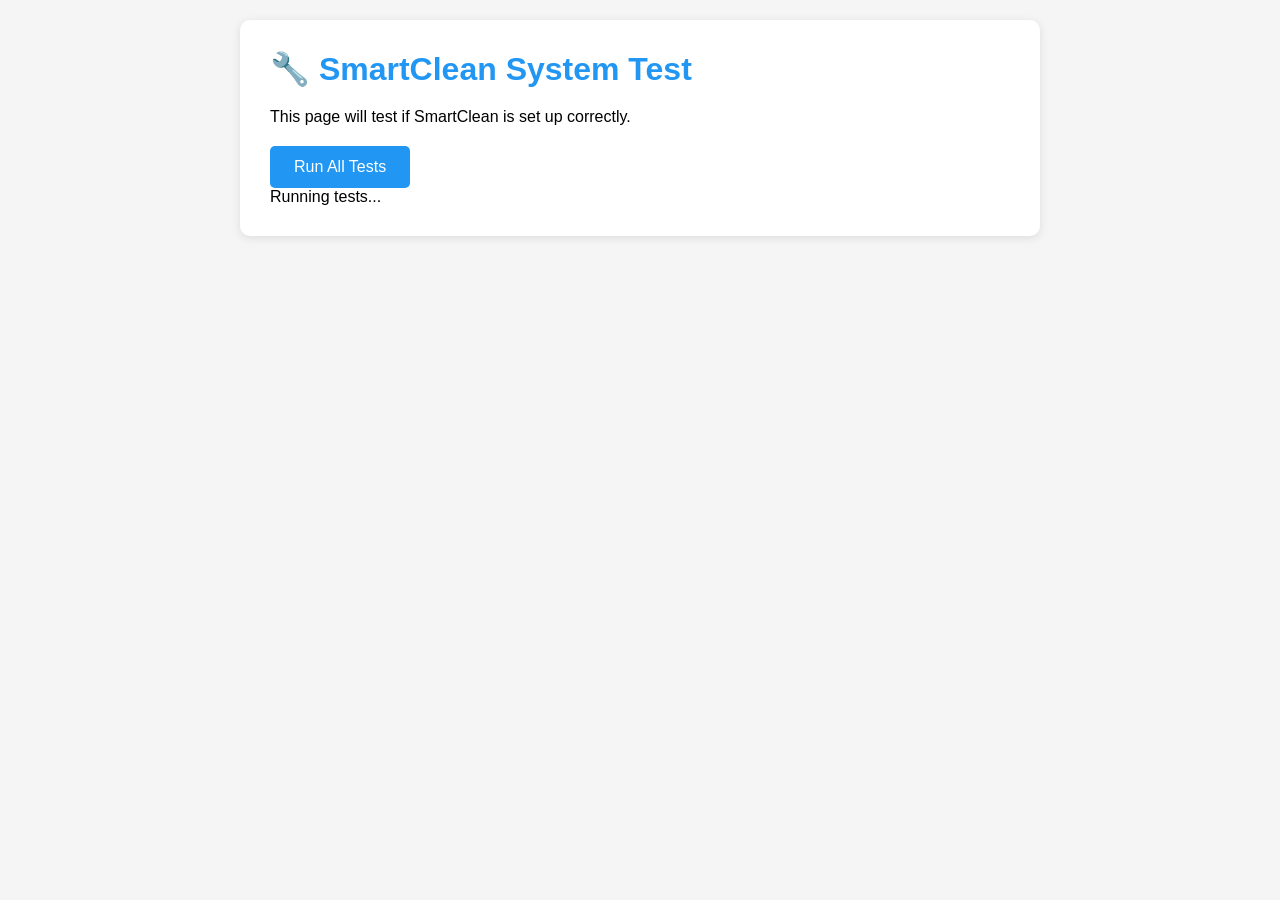
<file: test.html>
<!DOCTYPE html>
<html lang="en">
<head>
    <meta charset="UTF-8">
    <meta name="viewport" content="width=device-width, initial-scale=1.0">
    <title>SmartClean - System Test</title>
    <style>
        * { margin: 0; padding: 0; box-sizing: border-box; }
        body {
            font-family: Arial, sans-serif;
            padding: 20px;
            background: #f5f5f5;
        }
        .container {
            max-width: 800px;
            margin: 0 auto;
            background: white;
            padding: 30px;
            border-radius: 10px;
            box-shadow: 0 2px 10px rgba(0,0,0,0.1);
        }
        h1 { color: #2196F3; margin-bottom: 20px; }
        .test-item {
            padding: 15px;
            margin: 10px 0;
            border-left: 4px solid #ccc;
            background: #f9f9f9;
        }
        .test-item.pass {
            border-left-color: #4CAF50;
            background: #E8F5E9;
        }
        .test-item.fail {
            border-left-color: #F44336;
            background: #FFEBEE;
        }
        .test-name { font-weight: bold; margin-bottom: 5px; }
        .test-result { font-size: 14px; color: #666; }
        button {
            background: #2196F3;
            color: white;
            border: none;
            padding: 12px 24px;
            border-radius: 5px;
            cursor: pointer;
            font-size: 16px;
            margin-top: 20px;
        }
        button:hover { background: #1976D2; }
        .summary {
            background: #E3F2FD;
            padding: 15px;
            border-radius: 5px;
            margin: 20px 0;
        }
        pre {
            background: #263238;
            color: #aed581;
            padding: 15px;
            border-radius: 5px;
            overflow-x: auto;
            margin: 10px 0;
        }
    </style>
</head>
<body>
    <div class="container">
        <h1>🔧 SmartClean System Test</h1>
        <p>This page will test if SmartClean is set up correctly.</p>
        
        <button onclick="runTests()">Run All Tests</button>
        
        <div id="results"></div>
    </div>

    <script>
        let testResults = [];

        function test(name, testFn) {
            try {
                const result = testFn();
                testResults.push({ name, passed: true, message: result });
                return true;
            } catch (error) {
                testResults.push({ name, passed: false, message: error.message });
                return false;
            }
        }

        function runTests() {
            testResults = [];
            const resultsDiv = document.getElementById('results');
            resultsDiv.innerHTML = '<p>Running tests...</p>';

            // Test 1: Check localStorage
            test('localStorage Support', () => {
                if (typeof localStorage === 'undefined') {
                    throw new Error('localStorage not supported');
                }
                localStorage.setItem('test', 'test');
                localStorage.removeItem('test');
                return 'localStorage is working';
            });

            // Test 2: Check SmartClean users data
            test('Demo Users Data', () => {
                const users = localStorage.getItem('smartclean_users');
                if (!users) {
                    throw new Error('No users data found. Database not initialized.');
                }
                const parsed = JSON.parse(users);
                if (parsed.length < 3) {
                    throw new Error(`Only ${parsed.length} users found. Should have 3.`);
                }
                return `Found ${parsed.length} demo users`;
            });

            // Test 3: Check classrooms data
            test('Demo Classrooms Data', () => {
                const classrooms = localStorage.getItem('smartclean_classrooms');
                if (!classrooms) {
                    throw new Error('No classrooms data found.');
                }
                const parsed = JSON.parse(classrooms);
                return `Found ${parsed.length} demo classrooms`;
            });

            // Test 4: Check if mockDB exists
            test('Mock Database Object', () => {
                if (typeof mockDB === 'undefined') {
                    throw new Error('mockDB object not found. js/mockdb.js not loaded?');
                }
                return 'mockDB object exists';
            });

            // Test 5: Check translations
            test('Translation System', () => {
                if (typeof translations === 'undefined') {
                    throw new Error('translations object not found. js/translations.js not loaded?');
                }
                if (!translations.en || !translations.ja) {
                    throw new Error('Missing English or Japanese translations');
                }
                return 'Bilingual translations loaded';
            });

            // Test 6: Check language manager
            test('Language Manager', () => {
                if (typeof langManager === 'undefined') {
                    throw new Error('langManager not found. js/translations.js not loaded?');
                }
                const lang = langManager.getLanguage();
                if (lang !== 'en' && lang !== 'ja') {
                    throw new Error(`Invalid language: ${lang}`);
                }
                return `Current language: ${lang}`;
            });

            // Test 7: Test mock fetch
            test('Mock Fetch Override', () => {
                if (typeof fetch !== 'function') {
                    throw new Error('fetch function not found');
                }
                return 'fetch function exists and may be overridden';
            });

            // Test 8: Test API call
            test('Mock API Call', async () => {
                try {
                    const response = await fetch('tables/users');
                    const data = await response.json();
                    if (!data.data || data.data.length < 3) {
                        throw new Error('API returned unexpected data');
                    }
                    return `API returned ${data.data.length} users`;
                } catch (error) {
                    throw new Error(`API call failed: ${error.message}`);
                }
            });

            // Test 9: Test login credentials
            test('Demo Credentials', async () => {
                try {
                    const response = await fetch('tables/users');
                    const data = await response.json();
                    const student = data.data.find(u => 
                        u.username === 'student1' && u.password === 'student123'
                    );
                    if (!student) {
                        throw new Error('student1 credentials not found');
                    }
                    return `Demo account found: ${student.name}`;
                } catch (error) {
                    throw new Error(`Credential check failed: ${error.message}`);
                }
            });

            // Wait for async tests to complete
            setTimeout(() => {
                displayResults();
            }, 500);
        }

        function displayResults() {
            const resultsDiv = document.getElementById('results');
            const passed = testResults.filter(t => t.passed).length;
            const total = testResults.length;
            
            let html = `
                <div class="summary">
                    <h2>Test Results: ${passed}/${total} Passed</h2>
                    <p>${passed === total ? '✅ All tests passed! SmartClean is working correctly.' : '❌ Some tests failed. See details below.'}</p>
                </div>
            `;

            testResults.forEach(result => {
                html += `
                    <div class="test-item ${result.passed ? 'pass' : 'fail'}">
                        <div class="test-name">
                            ${result.passed ? '✅' : '❌'} ${result.name}
                        </div>
                        <div class="test-result">${result.message}</div>
                    </div>
                `;
            });

            if (passed !== total) {
                html += `
                    <h3>🔧 Troubleshooting Steps:</h3>
                    <ol>
                        <li>Clear browser cache (Ctrl + Shift + Delete)</li>
                        <li>Hard refresh this page (Ctrl + Shift + R)</li>
                        <li>Check that all files exist in correct folders</li>
                        <li>Open browser console (F12) and look for errors</li>
                        <li>Try a different browser (Chrome recommended)</li>
                        <li>See TROUBLESHOOTING.md for detailed help</li>
                    </ol>
                    
                    <h3>📁 Required Files:</h3>
                    <pre>
smartclean/
├── index.html
├── test.html (this file)
├── css/style.css
└── js/
    ├── mockdb.js
    ├── translations.js
    └── utils.js
                    </pre>
                    
                    <h3>💡 Quick Fix:</h3>
                    <p>Open browser console (F12) and run:</p>
                    <pre>localStorage.clear(); location.reload();</pre>
                `;
            } else {
                html += `
                    <h3>✅ Everything is working!</h3>
                    <p>You can now:</p>
                    <ol>
                        <li>Go back to <strong>index.html</strong></li>
                        <li>Login with: <strong>student1</strong> / <strong>student123</strong></li>
                        <li>Start using SmartClean!</li>
                    </ol>
                    <button onclick="location.href='index.html'">Go to Login Page</button>
                `;
            }

            resultsDiv.innerHTML = html;
        }

        // Auto-run tests on page load
        window.addEventListener('load', () => {
            setTimeout(runTests, 500);
        });
    </script>

    <!-- Load SmartClean scripts -->
    <script src="js/mockdb.js"></script>
    <script src="js/translations.js"></script>
    <script src="js/utils.js"></script>
</body>
</html>
</file>
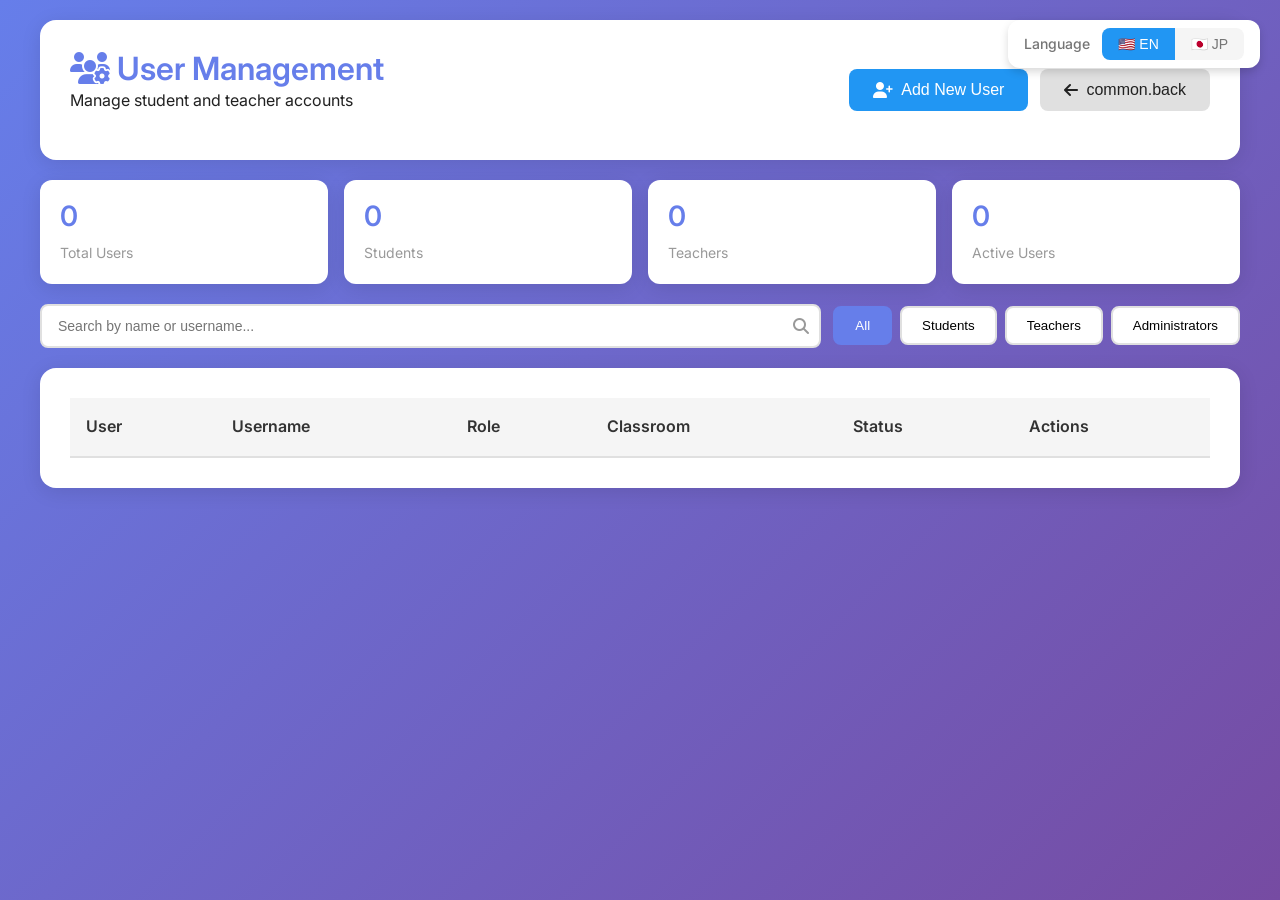
<file: user-management.html>
<!DOCTYPE html>
<html lang="en">
<head>
    <meta charset="UTF-8">
    <meta name="viewport" content="width=device-width, initial-scale=1.0">
    <title>SmartClean - User Management</title>
    <link href="https://fonts.googleapis.com/css2?family=Inter:wght@300;400;500;600;700&display=swap" rel="stylesheet">
    <link rel="stylesheet" href="https://cdnjs.cloudflare.com/ajax/libs/font-awesome/6.4.0/css/all.min.css">
    <link rel="stylesheet" href="css/style.css">
    <style>
        body { padding: 20px; background: linear-gradient(135deg, #667eea, #764ba2); min-height: 100vh; }
        .user-management-container { max-width: 1200px; margin: 0 auto; }
        .header { background: white; border-radius: 16px; padding: 30px; margin-bottom: 20px; box-shadow: 0 4px 20px rgba(0,0,0,0.1); display: flex; justify-content: space-between; align-items: center; }
        .header h1 { color: #667eea; margin: 0; }
        .controls { display: flex; gap: 12px; align-items: center; margin-bottom: 20px; }
        .search-box { flex: 1; position: relative; }
        .search-box input { width: 100%; padding: 12px 40px 12px 16px; border: 2px solid #E0E0E0; border-radius: 8px; font-size: 14px; }
        .search-box i { position: absolute; right: 12px; top: 50%; transform: translateY(-50%); color: #999; }
        .filter-tabs { display: flex; gap: 8px; }
        .filter-tab { padding: 10px 20px; border: 2px solid #E0E0E0; border-radius: 8px; background: white; cursor: pointer; transition: all 0.3s; }
        .filter-tab.active { background: #667eea; color: white; border-color: #667eea; }
        .users-table-container { background: white; border-radius: 16px; padding: 30px; box-shadow: 0 4px 20px rgba(0,0,0,0.1); }
        .users-table { width: 100%; border-collapse: collapse; }
        .users-table th { text-align: left; padding: 16px; background: #F5F5F5; font-weight: 600; color: #333; border-bottom: 2px solid #E0E0E0; }
        .users-table td { padding: 16px; border-bottom: 1px solid #F0F0F0; }
        .user-avatar { width: 40px; height: 40px; border-radius: 50%; background: linear-gradient(135deg, #667eea, #764ba2); display: flex; align-items: center; justify-content: center; color: white; font-weight: 600; }
        .user-info { display: flex; align-items: center; gap: 12px; }
        .user-details h4 { margin: 0 0 4px 0; font-size: 15px; }
        .user-details p { margin: 0; font-size: 13px; color: #999; }
        .role-badge { display: inline-block; padding: 4px 12px; border-radius: 12px; font-size: 12px; font-weight: 500; }
        .role-badge.student { background: #E3F2FD; color: #2196F3; }
        .role-badge.teacher { background: #FFF3E0; color: #FF9800; }
        .role-badge.admin { background: #F3E5F5; color: #9C27B0; }
        .status-badge { display: inline-block; padding: 4px 12px; border-radius: 12px; font-size: 12px; font-weight: 500; }
        .status-badge.active { background: #E8F5E9; color: #4CAF50; }
        .status-badge.inactive { background: #FFEBEE; color: #F44336; }
        .action-buttons { display: flex; gap: 8px; }
        .action-btn { padding: 8px 12px; border: none; border-radius: 6px; cursor: pointer; font-size: 13px; transition: all 0.3s; }
        .action-btn.edit { background: #E3F2FD; color: #2196F3; }
        .action-btn.delete { background: #FFEBEE; color: #F44336; }
        .action-btn:hover { transform: translateY(-2px); box-shadow: 0 4px 12px rgba(0,0,0,0.15); }
        .stats-row { display: grid; grid-template-columns: repeat(auto-fit, minmax(200px, 1fr)); gap: 16px; margin-bottom: 20px; }
        .stat-card { background: white; border-radius: 12px; padding: 20px; box-shadow: 0 4px 20px rgba(0,0,0,0.1); }
        .stat-card h3 { margin: 0 0 8px 0; font-size: 28px; color: #667eea; }
        .stat-card p { margin: 0; color: #999; font-size: 14px; }
        .modal { display: none; position: fixed; top: 0; left: 0; right: 0; bottom: 0; background: rgba(0,0,0,0.5); z-index: 1000; align-items: center; justify-content: center; }
        .modal.active { display: flex; }
        .modal-content { background: white; border-radius: 16px; padding: 30px; max-width: 500px; width: 90%; max-height: 90vh; overflow-y: auto; }
        .modal-header { display: flex; justify-content: space-between; align-items: center; margin-bottom: 20px; }
        .modal-header h2 { margin: 0; color: #667eea; }
        .close-modal { background: none; border: none; font-size: 24px; cursor: pointer; color: #999; }
        .form-group { margin-bottom: 16px; }
        .form-group label { display: block; margin-bottom: 8px; font-weight: 500; color: #333; }
        .form-group input, .form-group select { width: 100%; padding: 12px; border: 2px solid #E0E0E0; border-radius: 8px; font-size: 14px; }
        .form-actions { display: flex; gap: 12px; justify-content: flex-end; margin-top: 24px; }
        @media (max-width: 768px) {
            .header { flex-direction: column; align-items: flex-start; }
            .controls { flex-direction: column; }
            .filter-tabs { overflow-x: auto; }
            .users-table { font-size: 13px; }
            .users-table td, .users-table th { padding: 10px; }
        }
    </style>
</head>
<body>
    <!-- Language Selector -->
    <div class="language-selector">
        <label data-i18n="language">Language</label>
        <div class="language-toggle">
            <button id="lang-en" class="active" onclick="switchLanguage('en')">🇺🇸 EN</button>
            <button id="lang-ja" onclick="switchLanguage('ja')">🇯🇵 JP</button>
        </div>
    </div>

    <div class="user-management-container">
        <!-- Header -->
        <div class="header">
            <div>
                <h1><i class="fas fa-users-cog"></i> <span data-i18n="userManagement.title">User Management</span></h1>
                <p data-i18n="userManagement.description">Manage student and teacher accounts</p>
            </div>
            <div style="display: flex; gap: 12px;">
                <button class="btn btn-primary" onclick="showAddUserModal()">
                    <i class="fas fa-user-plus"></i> <span data-i18n="userManagement.addUser">Add User</span>
                </button>
                <button class="btn btn-secondary" onclick="window.location.href='admin-dashboard.html'">
                    <i class="fas fa-arrow-left"></i> <span data-i18n="common.back">Back</span>
                </button>
            </div>
        </div>

        <!-- Stats Row -->
        <div class="stats-row">
            <div class="stat-card">
                <h3 id="totalUsers">0</h3>
                <p data-i18n="userManagement.totalUsers">Total Users</p>
            </div>
            <div class="stat-card">
                <h3 id="totalStudents">0</h3>
                <p data-i18n="userManagement.totalStudents">Students</p>
            </div>
            <div class="stat-card">
                <h3 id="totalTeachers">0</h3>
                <p data-i18n="userManagement.totalTeachers">Teachers</p>
            </div>
            <div class="stat-card">
                <h3 id="activeUsers">0</h3>
                <p data-i18n="userManagement.activeUsers">Active Users</p>
            </div>
        </div>

        <!-- Controls -->
        <div class="controls">
            <div class="search-box">
                <input type="text" id="searchInput" data-i18n-placeholder="userManagement.search" placeholder="Search by name or username..." oninput="filterUsers()">
                <i class="fas fa-search"></i>
            </div>
            <div class="filter-tabs">
                <button class="filter-tab active" data-role="all" onclick="filterByRole('all')" data-i18n="userManagement.all">All</button>
                <button class="filter-tab" data-role="student" onclick="filterByRole('student')" data-i18n="userManagement.students">Students</button>
                <button class="filter-tab" data-role="teacher" onclick="filterByRole('teacher')" data-i18n="userManagement.teachers">Teachers</button>
                <button class="filter-tab" data-role="admin" onclick="filterByRole('admin')" data-i18n="userManagement.admins">Admins</button>
            </div>
        </div>

        <!-- Users Table -->
        <div class="users-table-container">
            <table class="users-table">
                <thead>
                    <tr>
                        <th data-i18n="userManagement.user">User</th>
                        <th data-i18n="userManagement.username">Username</th>
                        <th data-i18n="userManagement.role">Role</th>
                        <th data-i18n="userManagement.classroom">Classroom</th>
                        <th data-i18n="userManagement.status">Status</th>
                        <th data-i18n="userManagement.actions">Actions</th>
                    </tr>
                </thead>
                <tbody id="usersTableBody">
                    <!-- Dynamic content -->
                </tbody>
            </table>
        </div>
    </div>

    <!-- Add/Edit User Modal -->
    <div class="modal" id="userModal">
        <div class="modal-content">
            <div class="modal-header">
                <h2 id="modalTitle" data-i18n="userManagement.addUser">Add New User</h2>
                <button class="close-modal" onclick="closeUserModal()">×</button>
            </div>
            <form id="userForm" onsubmit="saveUser(event)">
                <input type="hidden" id="userId" value="">
                
                <div class="form-group">
                    <label data-i18n="userManagement.name">Full Name *</label>
                    <input type="text" id="userName" required>
                </div>

                <div class="form-group">
                    <label data-i18n="userManagement.username">Username *</label>
                    <input type="text" id="userUsername" required>
                </div>

                <div class="form-group">
                    <label data-i18n="userManagement.password">Password *</label>
                    <input type="password" id="userPassword" required>
                    <small style="color: #999;">Leave blank to keep current password (when editing)</small>
                </div>

                <div class="form-group">
                    <label data-i18n="userManagement.role">Role *</label>
                    <select id="userRole" required onchange="toggleClassroomField()">
                        <option value="student" data-i18n="common.student">Student</option>
                        <option value="teacher" data-i18n="common.teacher">Teacher</option>
                        <option value="admin" data-i18n="common.admin">Admin</option>
                    </select>
                </div>

                <div class="form-group" id="classroomField">
                    <label data-i18n="userManagement.classroom">Classroom</label>
                    <select id="userClassroom">
                        <option value="">-- Select Classroom --</option>
                    </select>
                </div>

                <div class="form-group">
                    <label data-i18n="userManagement.email">Email</label>
                    <input type="email" id="userEmail">
                </div>

                <div class="form-group">
                    <label data-i18n="userManagement.phone">Phone</label>
                    <input type="tel" id="userPhone">
                </div>

                <div class="form-group">
                    <label>
                        <input type="checkbox" id="userActive" checked>
                        <span data-i18n="userManagement.activeAccount">Active Account</span>
                    </label>
                </div>

                <div class="form-actions">
                    <button type="button" class="btn btn-secondary" onclick="closeUserModal()" data-i18n="common.cancel">Cancel</button>
                    <button type="submit" class="btn btn-primary" data-i18n="common.save">Save</button>
                </div>
            </form>
        </div>
    </div>

    <!-- Delete Confirmation Modal -->
    <div class="modal" id="deleteModal">
        <div class="modal-content">
            <div class="modal-header">
                <h2 data-i18n="userManagement.deleteUser">Delete User</h2>
                <button class="close-modal" onclick="closeDeleteModal()">×</button>
            </div>
            <p data-i18n="userManagement.deleteConfirm">Are you sure you want to delete this user? This action cannot be undone.</p>
            <div class="form-actions">
                <button class="btn btn-secondary" onclick="closeDeleteModal()" data-i18n="common.cancel">Cancel</button>
                <button class="btn btn-danger" onclick="confirmDelete()" data-i18n="common.delete">Delete</button>
            </div>
        </div>
    </div>

    <script src="js/api-client.js"></script>
    <script src="js/translations.js"></script>
    <script src="js/utils.js"></script>
    <script>
        let allUsers = [];
        let currentFilter = 'all';
        let userToDelete = null;

        // Initialize on page load
        document.addEventListener('DOMContentLoaded', async function() {
            // Check auth
            if (!isAuthenticated() || getCurrentUser().role !== 'admin') {
                showToast('Access denied. Admin only.', 'error');
                setTimeout(() => window.location.href = 'index.html', 1500);
                return;
            }

            // Initialize language
            initLanguage();
            
            // Load data
            await loadUsers();
            await loadClassrooms();
            updateStats();
        });

        // Load all users
        async function loadUsers() {
            showLoading();
            try {
                const response = await fetch('tables/users');
                const result = await response.json();
                allUsers = result.data || [];
                renderUsers();
            } catch (error) {
                console.error('Error loading users:', error);
                showToast('Failed to load users', 'error');
            } finally {
                hideLoading();
            }
        }

        // Load classrooms for dropdown
        async function loadClassrooms() {
            try {
                const response = await fetch('tables/classrooms');
                const result = await response.json();
                const classrooms = result.data || [];
                
                const select = document.getElementById('userClassroom');
                select.innerHTML = '<option value="">-- Select Classroom --</option>';
                classrooms.forEach(classroom => {
                    const option = document.createElement('option');
                    option.value = classroom.number;
                    option.textContent = `${classroom.number} - ${classroom.building}`;
                    select.appendChild(option);
                });
            } catch (error) {
                console.error('Error loading classrooms:', error);
            }
        }

        // Render users table
        function renderUsers() {
            const tbody = document.getElementById('usersTableBody');
            let filteredUsers = allUsers;

            // Filter by role
            if (currentFilter !== 'all') {
                filteredUsers = allUsers.filter(user => user.role === currentFilter);
            }

            // Filter by search
            const searchTerm = document.getElementById('searchInput').value.toLowerCase();
            if (searchTerm) {
                filteredUsers = filteredUsers.filter(user => 
                    user.name.toLowerCase().includes(searchTerm) ||
                    user.username.toLowerCase().includes(searchTerm)
                );
            }

            tbody.innerHTML = '';
            filteredUsers.forEach(user => {
                const tr = document.createElement('tr');
                const initials = user.name.split(' ').map(n => n[0]).join('').toUpperCase();
                
                tr.innerHTML = `
                    <td>
                        <div class="user-info">
                            <div class="user-avatar">${initials}</div>
                            <div class="user-details">
                                <h4>${user.name}</h4>
                                <p>${user.email || 'No email'}</p>
                            </div>
                        </div>
                    </td>
                    <td>${user.username}</td>
                    <td><span class="role-badge ${user.role}">${user.role}</span></td>
                    <td>${user.classroom || '-'}</td>
                    <td><span class="status-badge ${user.active ? 'active' : 'inactive'}">${user.active ? 'Active' : 'Inactive'}</span></td>
                    <td>
                        <div class="action-buttons">
                            <button class="action-btn edit" onclick="editUser('${user.id}')">
                                <i class="fas fa-edit"></i> Edit
                            </button>
                            <button class="action-btn delete" onclick="deleteUser('${user.id}')">
                                <i class="fas fa-trash"></i> Delete
                            </button>
                        </div>
                    </td>
                `;
                tbody.appendChild(tr);
            });

            if (filteredUsers.length === 0) {
                tbody.innerHTML = '<tr><td colspan="6" style="text-align: center; padding: 40px; color: #999;">No users found</td></tr>';
            }
        }

        // Update statistics
        function updateStats() {
            document.getElementById('totalUsers').textContent = allUsers.length;
            document.getElementById('totalStudents').textContent = allUsers.filter(u => u.role === 'student').length;
            document.getElementById('totalTeachers').textContent = allUsers.filter(u => u.role === 'teacher').length;
            document.getElementById('activeUsers').textContent = allUsers.filter(u => u.active).length;
        }

        // Filter functions
        function filterByRole(role) {
            currentFilter = role;
            
            // Update active tab
            document.querySelectorAll('.filter-tab').forEach(tab => {
                tab.classList.remove('active');
            });
            event.target.classList.add('active');
            
            renderUsers();
        }

        function filterUsers() {
            renderUsers();
        }

        // Modal functions
        function showAddUserModal() {
            document.getElementById('modalTitle').setAttribute('data-i18n', 'userManagement.addUser');
            updatePageTranslations();
            document.getElementById('userForm').reset();
            document.getElementById('userId').value = '';
            document.getElementById('userPassword').required = true;
            document.getElementById('userModal').classList.add('active');
        }

        function editUser(userId) {
            const user = allUsers.find(u => u.id === userId);
            if (!user) return;

            document.getElementById('modalTitle').setAttribute('data-i18n', 'userManagement.editUser');
            updatePageTranslations();
            document.getElementById('userId').value = user.id;
            document.getElementById('userName').value = user.name;
            document.getElementById('userUsername').value = user.username;
            document.getElementById('userPassword').value = '';
            document.getElementById('userPassword').required = false;
            document.getElementById('userRole').value = user.role;
            document.getElementById('userClassroom').value = user.classroom || '';
            document.getElementById('userEmail').value = user.email || '';
            document.getElementById('userPhone').value = user.phone || '';
            document.getElementById('userActive').checked = user.active;
            
            toggleClassroomField();
            document.getElementById('userModal').classList.add('active');
        }

        function closeUserModal() {
            document.getElementById('userModal').classList.remove('active');
        }

        function toggleClassroomField() {
            const role = document.getElementById('userRole').value;
            const classroomField = document.getElementById('classroomField');
            classroomField.style.display = (role === 'student' || role === 'teacher') ? 'block' : 'none';
        }

        async function saveUser(event) {
            event.preventDefault();
            showLoading();

            const userId = document.getElementById('userId').value;
            const userData = {
                name: document.getElementById('userName').value,
                username: document.getElementById('userUsername').value,
                role: document.getElementById('userRole').value,
                classroom: document.getElementById('userClassroom').value,
                email: document.getElementById('userEmail').value,
                phone: document.getElementById('userPhone').value,
                active: document.getElementById('userActive').checked
            };

            // Only include password if it's set
            const password = document.getElementById('userPassword').value;
            if (password) {
                userData.password = password;
            }

            try {
                let response;
                if (userId) {
                    // Update existing user
                    response = await fetch(`tables/users/${userId}`, {
                        method: 'PATCH',
                        headers: { 'Content-Type': 'application/json' },
                        body: JSON.stringify(userData)
                    });
                } else {
                    // Create new user
                    if (!password) {
                        showToast('Password is required for new users', 'error');
                        hideLoading();
                        return;
                    }
                    response = await fetch('tables/users', {
                        method: 'POST',
                        headers: { 'Content-Type': 'application/json' },
                        body: JSON.stringify(userData)
                    });
                }

                if (response.ok) {
                    showToast(userId ? 'User updated successfully' : 'User created successfully', 'success');
                    closeUserModal();
                    await loadUsers();
                    updateStats();
                } else {
                    throw new Error('Failed to save user');
                }
            } catch (error) {
                console.error('Error saving user:', error);
                showToast('Failed to save user', 'error');
            } finally {
                hideLoading();
            }
        }

        function deleteUser(userId) {
            userToDelete = userId;
            document.getElementById('deleteModal').classList.add('active');
        }

        function closeDeleteModal() {
            document.getElementById('deleteModal').classList.remove('active');
            userToDelete = null;
        }

        async function confirmDelete() {
            if (!userToDelete) return;

            showLoading();
            try {
                const response = await fetch(`tables/users/${userToDelete}`, {
                    method: 'DELETE'
                });

                if (response.ok) {
                    showToast('User deleted successfully', 'success');
                    closeDeleteModal();
                    await loadUsers();
                    updateStats();
                } else {
                    throw new Error('Failed to delete user');
                }
            } catch (error) {
                console.error('Error deleting user:', error);
                showToast('Failed to delete user', 'error');
            } finally {
                hideLoading();
            }
        }
    </script>
</body>
</html>
</file>
<file: css/style.css>
/* SmartClean - Main Stylesheet */

/* ============================================
   RESET & BASE STYLES
   ============================================ */
* {
    margin: 0;
    padding: 0;
    box-sizing: border-box;
}

:root {
    /* Primary Colors */
    --primary-blue: #2196F3;
    --primary-green: #4CAF50;
    --primary-dark: #1976D2;
    
    /* UI Colors */
    --white: #FFFFFF;
    --light-gray: #F5F5F5;
    --medium-gray: #E0E0E0;
    --dark-gray: #757575;
    --text-primary: #212121;
    --text-secondary: #757575;
    
    /* Status Colors */
    --success: #4CAF50;
    --warning: #FF9800;
    --error: #F44336;
    --info: #2196F3;
    
    /* Shadows */
    --shadow-sm: 0 2px 4px rgba(0,0,0,0.1);
    --shadow-md: 0 4px 8px rgba(0,0,0,0.15);
    --shadow-lg: 0 8px 16px rgba(0,0,0,0.2);
    
    /* Spacing */
    --spacing-xs: 4px;
    --spacing-sm: 8px;
    --spacing-md: 16px;
    --spacing-lg: 24px;
    --spacing-xl: 32px;
    
    /* Border Radius */
    --radius-sm: 4px;
    --radius-md: 8px;
    --radius-lg: 12px;
    --radius-xl: 16px;
    
    /* Transitions */
    --transition-fast: 0.2s ease;
    --transition-normal: 0.3s ease;
    --transition-slow: 0.5s ease;
}

body {
    font-family: 'Inter', -apple-system, BlinkMacSystemFont, 'Segoe UI', Roboto, 'Helvetica Neue', Arial, sans-serif;
    background-color: var(--light-gray);
    color: var(--text-primary);
    line-height: 1.6;
    -webkit-font-smoothing: antialiased;
    -moz-osx-font-smoothing: grayscale;
}

/* ============================================
   LANGUAGE SELECTOR
   ============================================ */
.language-selector {
    position: fixed;
    top: 20px;
    right: 20px;
    z-index: 1000;
    background: var(--white);
    padding: 8px 16px;
    border-radius: var(--radius-lg);
    box-shadow: var(--shadow-md);
    display: flex;
    align-items: center;
    gap: 12px;
}

.language-selector label {
    font-size: 14px;
    font-weight: 500;
    color: var(--text-secondary);
}

.language-toggle {
    display: flex;
    background: var(--light-gray);
    border-radius: var(--radius-md);
    overflow: hidden;
}

.language-toggle button {
    padding: 8px 16px;
    border: none;
    background: transparent;
    color: var(--text-secondary);
    font-size: 14px;
    font-weight: 500;
    cursor: pointer;
    transition: all var(--transition-fast);
}

.language-toggle button:hover {
    background: var(--medium-gray);
}

.language-toggle button.active {
    background: var(--primary-blue);
    color: var(--white);
}

/* ============================================
   TYPOGRAPHY
   ============================================ */
h1, h2, h3, h4, h5, h6 {
    font-weight: 600;
    line-height: 1.2;
    margin-bottom: var(--spacing-md);
}

h1 { font-size: 32px; }
h2 { font-size: 28px; }
h3 { font-size: 24px; }
h4 { font-size: 20px; }
h5 { font-size: 18px; }
h6 { font-size: 16px; }

p {
    margin-bottom: var(--spacing-md);
}

a {
    color: var(--primary-blue);
    text-decoration: none;
    transition: color var(--transition-fast);
}

a:hover {
    color: var(--primary-dark);
}

/* ============================================
   BUTTONS
   ============================================ */
.btn {
    display: inline-flex;
    align-items: center;
    justify-content: center;
    gap: 8px;
    padding: 12px 24px;
    border: none;
    border-radius: var(--radius-md);
    font-size: 16px;
    font-weight: 500;
    cursor: pointer;
    transition: all var(--transition-fast);
    text-decoration: none;
}

.btn:disabled {
    opacity: 0.5;
    cursor: not-allowed;
}

.btn-primary {
    background: var(--primary-blue);
    color: var(--white);
}

.btn-primary:hover:not(:disabled) {
    background: var(--primary-dark);
    transform: translateY(-2px);
    box-shadow: var(--shadow-md);
}

.btn-success {
    background: var(--success);
    color: var(--white);
}

.btn-success:hover:not(:disabled) {
    background: #45a049;
    transform: translateY(-2px);
}

.btn-warning {
    background: var(--warning);
    color: var(--white);
}

.btn-warning:hover:not(:disabled) {
    background: #f57c00;
    transform: translateY(-2px);
}

.btn-danger {
    background: var(--error);
    color: var(--white);
}

.btn-danger:hover:not(:disabled) {
    background: #d32f2f;
    transform: translateY(-2px);
}

.btn-secondary {
    background: var(--medium-gray);
    color: var(--text-primary);
}

.btn-secondary:hover:not(:disabled) {
    background: var(--dark-gray);
    color: var(--white);
}

.btn-outline {
    background: transparent;
    border: 2px solid var(--primary-blue);
    color: var(--primary-blue);
}

.btn-outline:hover:not(:disabled) {
    background: var(--primary-blue);
    color: var(--white);
}

.btn-sm {
    padding: 8px 16px;
    font-size: 14px;
}

.btn-lg {
    padding: 16px 32px;
    font-size: 18px;
}

/* ============================================
   FORMS
   ============================================ */
.form-group {
    margin-bottom: var(--spacing-lg);
}

.form-label {
    display: block;
    margin-bottom: var(--spacing-sm);
    font-weight: 500;
    color: var(--text-primary);
}

.form-control {
    width: 100%;
    padding: 12px 16px;
    border: 2px solid var(--medium-gray);
    border-radius: var(--radius-md);
    font-size: 16px;
    transition: border-color var(--transition-fast);
}

.form-control:focus {
    outline: none;
    border-color: var(--primary-blue);
}

.form-control:disabled {
    background: var(--light-gray);
    cursor: not-allowed;
}

textarea.form-control {
    resize: vertical;
    min-height: 100px;
}

.form-check {
    display: flex;
    align-items: center;
    gap: 8px;
    margin-bottom: var(--spacing-md);
}

.form-check input[type="checkbox"] {
    width: 20px;
    height: 20px;
    cursor: pointer;
}

.form-check label {
    cursor: pointer;
}

/* ============================================
   CARDS
   ============================================ */
.card {
    background: var(--white);
    border-radius: var(--radius-lg);
    box-shadow: var(--shadow-sm);
    padding: var(--spacing-lg);
    margin-bottom: var(--spacing-lg);
    transition: box-shadow var(--transition-fast);
}

.card:hover {
    box-shadow: var(--shadow-md);
}

.card-header {
    margin-bottom: var(--spacing-md);
    padding-bottom: var(--spacing-md);
    border-bottom: 2px solid var(--light-gray);
}

.card-title {
    font-size: 20px;
    font-weight: 600;
    margin: 0;
}

.card-body {
    padding: var(--spacing-md) 0;
}

.card-footer {
    margin-top: var(--spacing-md);
    padding-top: var(--spacing-md);
    border-top: 2px solid var(--light-gray);
    display: flex;
    justify-content: flex-end;
    gap: var(--spacing-sm);
}

/* ============================================
   NAVIGATION
   ============================================ */
.bottom-nav {
    position: fixed;
    bottom: 0;
    left: 0;
    right: 0;
    background: var(--white);
    box-shadow: 0 -2px 10px rgba(0,0,0,0.1);
    display: flex;
    justify-content: space-around;
    padding: 12px 0;
    z-index: 100;
}

.nav-item {
    display: flex;
    flex-direction: column;
    align-items: center;
    gap: 4px;
    padding: 8px 16px;
    color: var(--text-secondary);
    text-decoration: none;
    transition: color var(--transition-fast);
    cursor: pointer;
}

.nav-item:hover,
.nav-item.active {
    color: var(--primary-blue);
}

.nav-item i {
    font-size: 24px;
}

.nav-item span {
    font-size: 12px;
    font-weight: 500;
}

/* ============================================
   BADGES & STATUS
   ============================================ */
.badge {
    display: inline-block;
    padding: 4px 12px;
    border-radius: var(--radius-lg);
    font-size: 12px;
    font-weight: 600;
    text-transform: uppercase;
}

.badge-success {
    background: #E8F5E9;
    color: var(--success);
}

.badge-warning {
    background: #FFF3E0;
    color: var(--warning);
}

.badge-danger {
    background: #FFEBEE;
    color: var(--error);
}

.badge-info {
    background: #E3F2FD;
    color: var(--info);
}

/* ============================================
   MODALS
   ============================================ */
.modal {
    display: none;
    position: fixed;
    top: 0;
    left: 0;
    right: 0;
    bottom: 0;
    background: rgba(0,0,0,0.5);
    z-index: 2000;
    align-items: center;
    justify-content: center;
    padding: var(--spacing-lg);
}

.modal.active {
    display: flex;
}

.modal-content {
    background: var(--white);
    border-radius: var(--radius-lg);
    max-width: 600px;
    width: 100%;
    max-height: 90vh;
    overflow-y: auto;
    box-shadow: var(--shadow-lg);
}

.modal-header {
    padding: var(--spacing-lg);
    border-bottom: 2px solid var(--light-gray);
    display: flex;
    justify-content: space-between;
    align-items: center;
}

.modal-title {
    font-size: 24px;
    font-weight: 600;
    margin: 0;
}

.modal-close {
    background: transparent;
    border: none;
    font-size: 28px;
    cursor: pointer;
    color: var(--text-secondary);
    padding: 0;
    width: 32px;
    height: 32px;
    display: flex;
    align-items: center;
    justify-content: center;
    border-radius: 50%;
    transition: background var(--transition-fast);
}

.modal-close:hover {
    background: var(--light-gray);
}

.modal-body {
    padding: var(--spacing-lg);
}

.modal-footer {
    padding: var(--spacing-lg);
    border-top: 2px solid var(--light-gray);
    display: flex;
    justify-content: flex-end;
    gap: var(--spacing-sm);
}

/* ============================================
   TOAST NOTIFICATIONS
   ============================================ */
.toast-container {
    position: fixed;
    top: 20px;
    right: 20px;
    z-index: 3000;
    display: flex;
    flex-direction: column;
    gap: var(--spacing-sm);
}

.toast {
    background: var(--white);
    padding: 16px 20px;
    border-radius: var(--radius-md);
    box-shadow: var(--shadow-lg);
    display: flex;
    align-items: center;
    gap: 12px;
    min-width: 300px;
    animation: slideIn 0.3s ease;
}

@keyframes slideIn {
    from {
        transform: translateX(400px);
        opacity: 0;
    }
    to {
        transform: translateX(0);
        opacity: 1;
    }
}

.toast-success {
    border-left: 4px solid var(--success);
}

.toast-error {
    border-left: 4px solid var(--error);
}

.toast-warning {
    border-left: 4px solid var(--warning);
}

.toast-info {
    border-left: 4px solid var(--info);
}

.toast-icon {
    font-size: 24px;
}

.toast-success .toast-icon {
    color: var(--success);
}

.toast-error .toast-icon {
    color: var(--error);
}

.toast-warning .toast-icon {
    color: var(--warning);
}

.toast-info .toast-icon {
    color: var(--info);
}

.toast-content {
    flex: 1;
}

.toast-title {
    font-weight: 600;
    margin-bottom: 4px;
}

.toast-message {
    font-size: 14px;
    color: var(--text-secondary);
}

.toast-close {
    background: transparent;
    border: none;
    font-size: 20px;
    cursor: pointer;
    color: var(--text-secondary);
    padding: 0;
}

/* ============================================
   LOADING SPINNER
   ============================================ */
.spinner {
    border: 3px solid var(--light-gray);
    border-top: 3px solid var(--primary-blue);
    border-radius: 50%;
    width: 40px;
    height: 40px;
    animation: spin 1s linear infinite;
    margin: 20px auto;
}

@keyframes spin {
    0% { transform: rotate(0deg); }
    100% { transform: rotate(360deg); }
}

.loading-overlay {
    position: fixed;
    top: 0;
    left: 0;
    right: 0;
    bottom: 0;
    background: rgba(255,255,255,0.9);
    display: flex;
    align-items: center;
    justify-content: center;
    z-index: 2500;
}

/* ============================================
   GRID SYSTEM
   ============================================ */
.container {
    max-width: 1200px;
    margin: 0 auto;
    padding: 0 var(--spacing-lg);
}

.row {
    display: flex;
    flex-wrap: wrap;
    margin: 0 calc(-1 * var(--spacing-sm));
}

.col {
    flex: 1;
    padding: 0 var(--spacing-sm);
}

.col-2 { flex: 0 0 16.666%; max-width: 16.666%; padding: 0 var(--spacing-sm); }
.col-3 { flex: 0 0 25%; max-width: 25%; padding: 0 var(--spacing-sm); }
.col-4 { flex: 0 0 33.333%; max-width: 33.333%; padding: 0 var(--spacing-sm); }
.col-6 { flex: 0 0 50%; max-width: 50%; padding: 0 var(--spacing-sm); }
.col-8 { flex: 0 0 66.666%; max-width: 66.666%; padding: 0 var(--spacing-sm); }
.col-12 { flex: 0 0 100%; max-width: 100%; padding: 0 var(--spacing-sm); }

/* ============================================
   UTILITIES
   ============================================ */
.text-center { text-align: center; }
.text-left { text-align: left; }
.text-right { text-align: right; }

.text-primary { color: var(--primary-blue); }
.text-success { color: var(--success); }
.text-warning { color: var(--warning); }
.text-danger { color: var(--error); }
.text-muted { color: var(--text-secondary); }

.bg-primary { background-color: var(--primary-blue); }
.bg-success { background-color: var(--success); }
.bg-warning { background-color: var(--warning); }
.bg-danger { background-color: var(--error); }
.bg-light { background-color: var(--light-gray); }

.mt-1 { margin-top: var(--spacing-sm); }
.mt-2 { margin-top: var(--spacing-md); }
.mt-3 { margin-top: var(--spacing-lg); }
.mt-4 { margin-top: var(--spacing-xl); }

.mb-1 { margin-bottom: var(--spacing-sm); }
.mb-2 { margin-bottom: var(--spacing-md); }
.mb-3 { margin-bottom: var(--spacing-lg); }
.mb-4 { margin-bottom: var(--spacing-xl); }

.p-1 { padding: var(--spacing-sm); }
.p-2 { padding: var(--spacing-md); }
.p-3 { padding: var(--spacing-lg); }
.p-4 { padding: var(--spacing-xl); }

.d-none { display: none; }
.d-block { display: block; }
.d-flex { display: flex; }

.justify-center { justify-content: center; }
.justify-between { justify-content: space-between; }
.align-center { align-items: center; }

.gap-1 { gap: var(--spacing-sm); }
.gap-2 { gap: var(--spacing-md); }
.gap-3 { gap: var(--spacing-lg); }

/* ============================================
   RESPONSIVE
   ============================================ */
@media (max-width: 768px) {
    .language-selector {
        top: 10px;
        right: 10px;
        padding: 6px 12px;
    }
    
    .language-toggle button {
        padding: 6px 12px;
        font-size: 12px;
    }
    
    .col-2, .col-3, .col-4, .col-6, .col-8 {
        flex: 0 0 100%;
        max-width: 100%;
    }
    
    .btn {
        width: 100%;
    }
    
    .modal-content {
        margin: var(--spacing-sm);
    }
    
    .toast-container {
        right: 10px;
        left: 10px;
    }
    
    .toast {
        min-width: auto;
    }
}

/* ============================================
   PRINT STYLES
   ============================================ */
@media print {
    .language-selector,
    .bottom-nav,
    .btn,
    .modal,
    .toast-container {
        display: none !important;
    }
}
</file>
